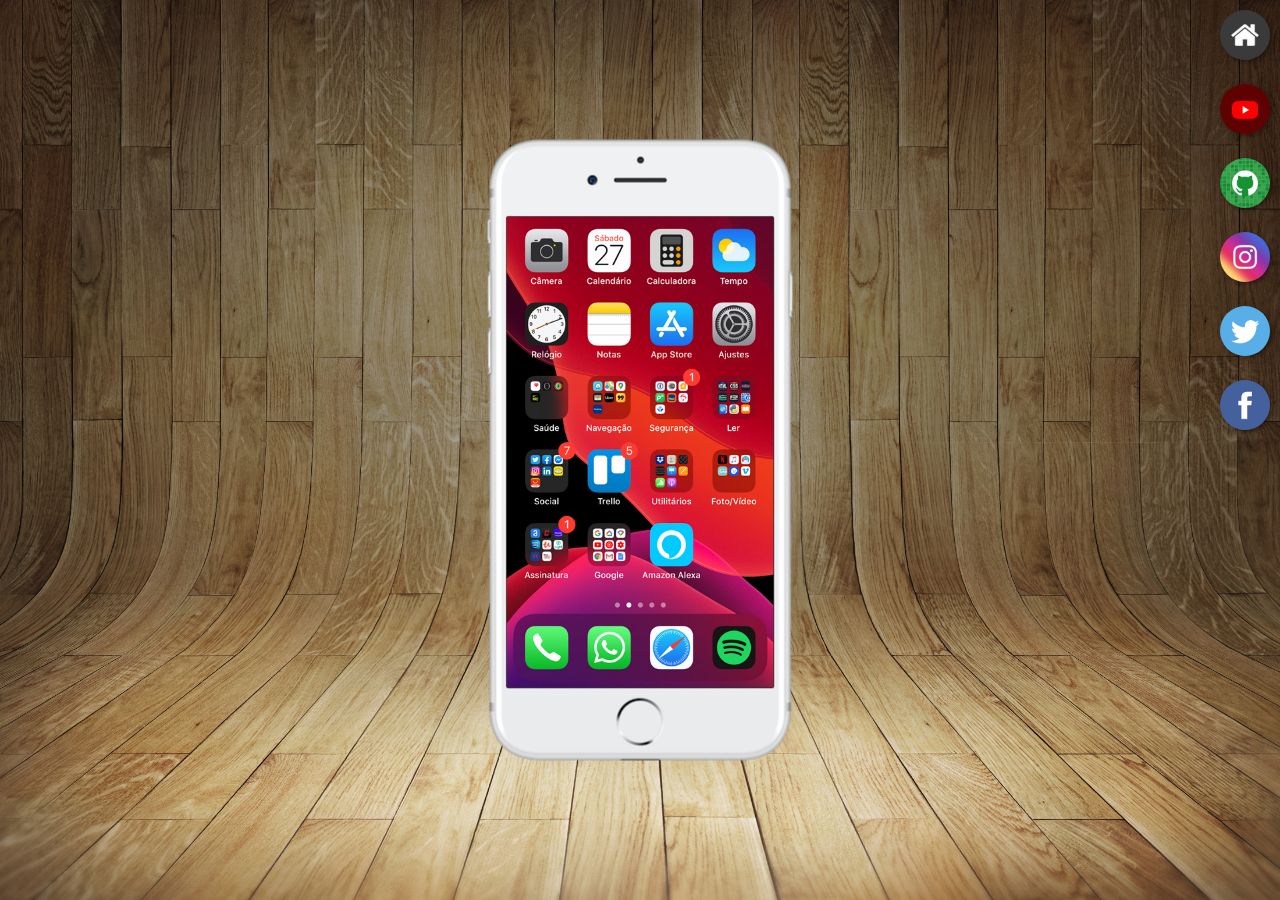
<file: index.html>
<!DOCTYPE html>
<html lang="pt-br">
<head>
    <meta charset="UTF-8">
    <meta name="viewport" content="width=device-width, initial-scale=1.0">
    <link rel="shortcut icon" href="favicon.ico" type="image/x-icon">
    <title>Projeto Redes Socias</title>
    <link rel="stylesheet" href="estilos/style.css">
</head>
<body>
    <main>
        <section id="telefone">
            <iframe src="home.html" frameborder="0" name="tela" id="tela">Seu Navegador não é compativel com isso.</iframe>
        </section>
        <section id="redes-sociais">
            <a href="home.html" target="tela"><img src="imagens/logo-home.jpg" alt="Home"></a><br> 
            <a href="youtube.html" target="tela"><img src="imagens/logo-youtube.jpg" alt="Youtube"></a><br>
            <a href="github.html" target="tela"><img src="imagens/logo-github.jpg" alt="GitHub"></a><br>
            <a href="instagram.html" target="tela"><img src="imagens/logo-instagram.jpg" alt="Instagram"></a><br>
            <a href="twitter.html" target="tela"><img src="imagens/logo-twitter.jpg" alt="Twitter"></a><br>
            <a href="facebook.html" target="tela"><img src="imagens/logo-facebook.jpg" alt="Facebook"></a>
        </section>
    </main>
</body>
</html>
</file>
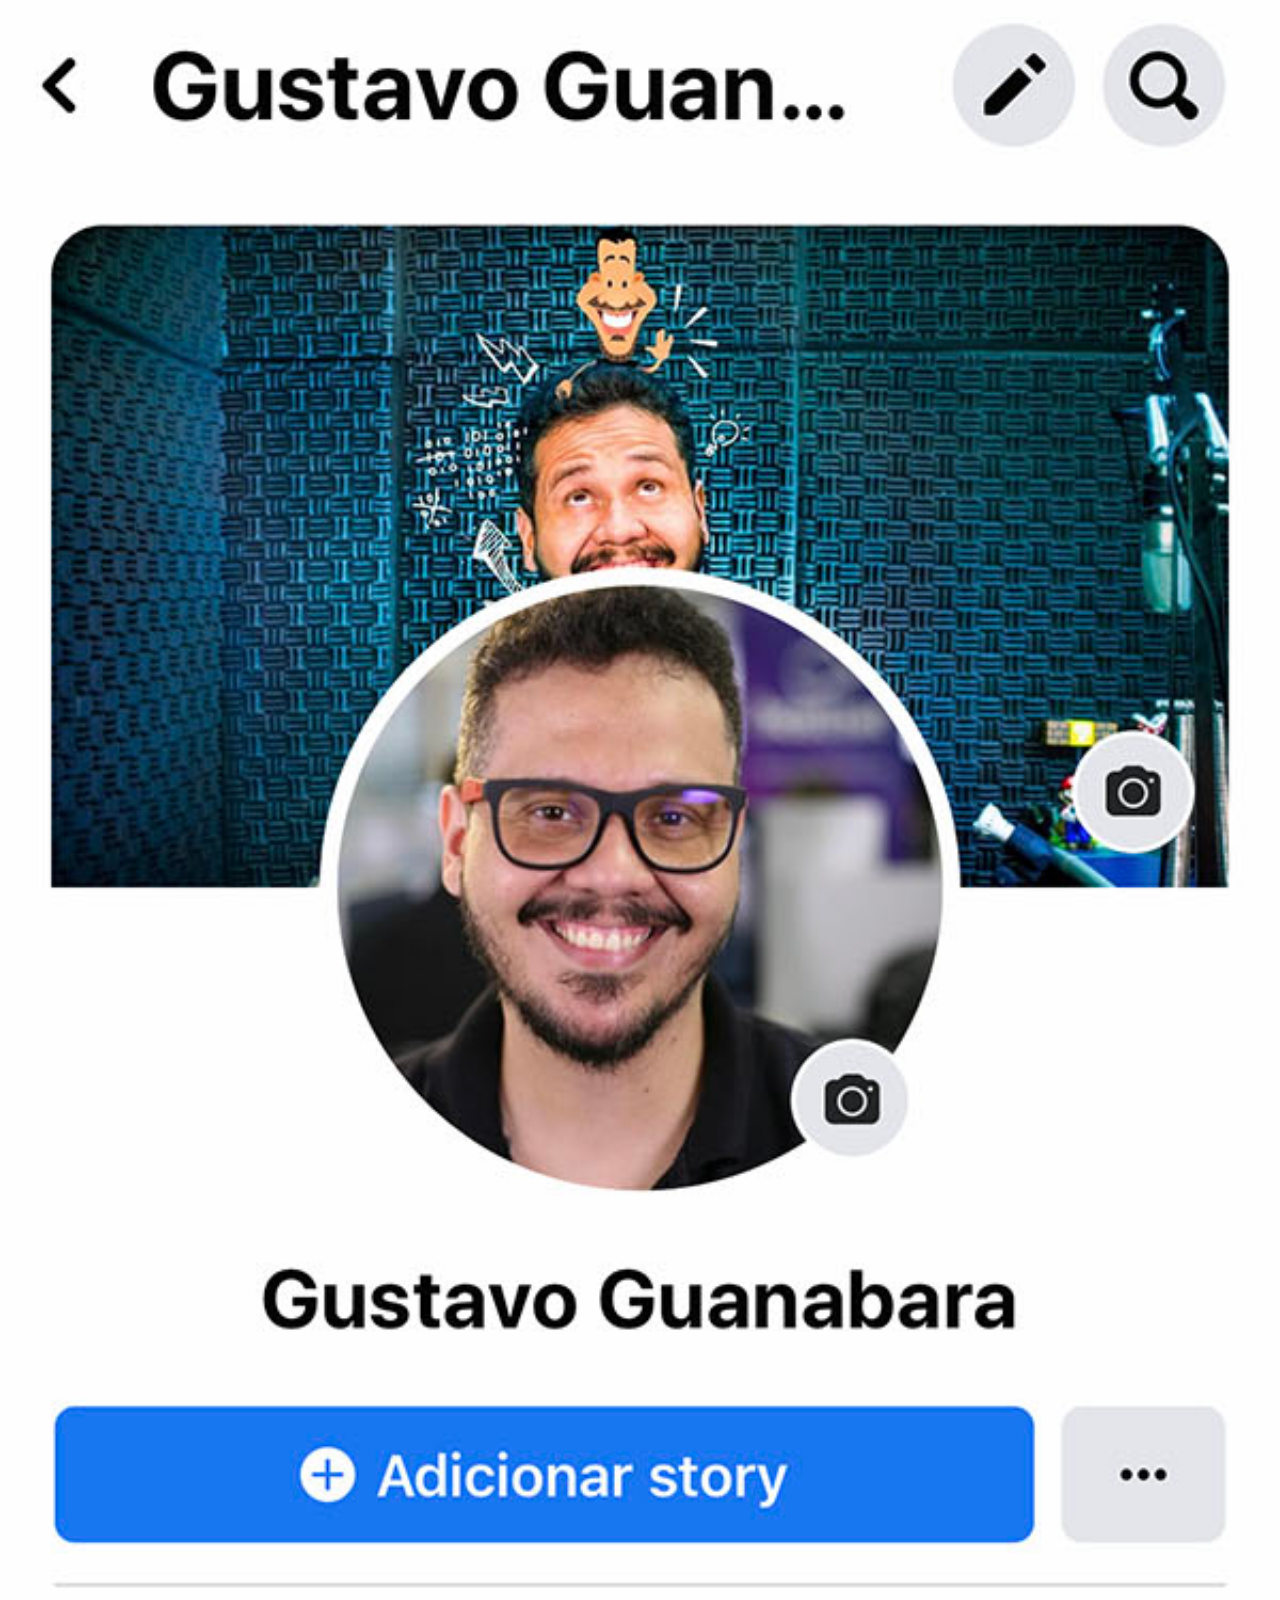
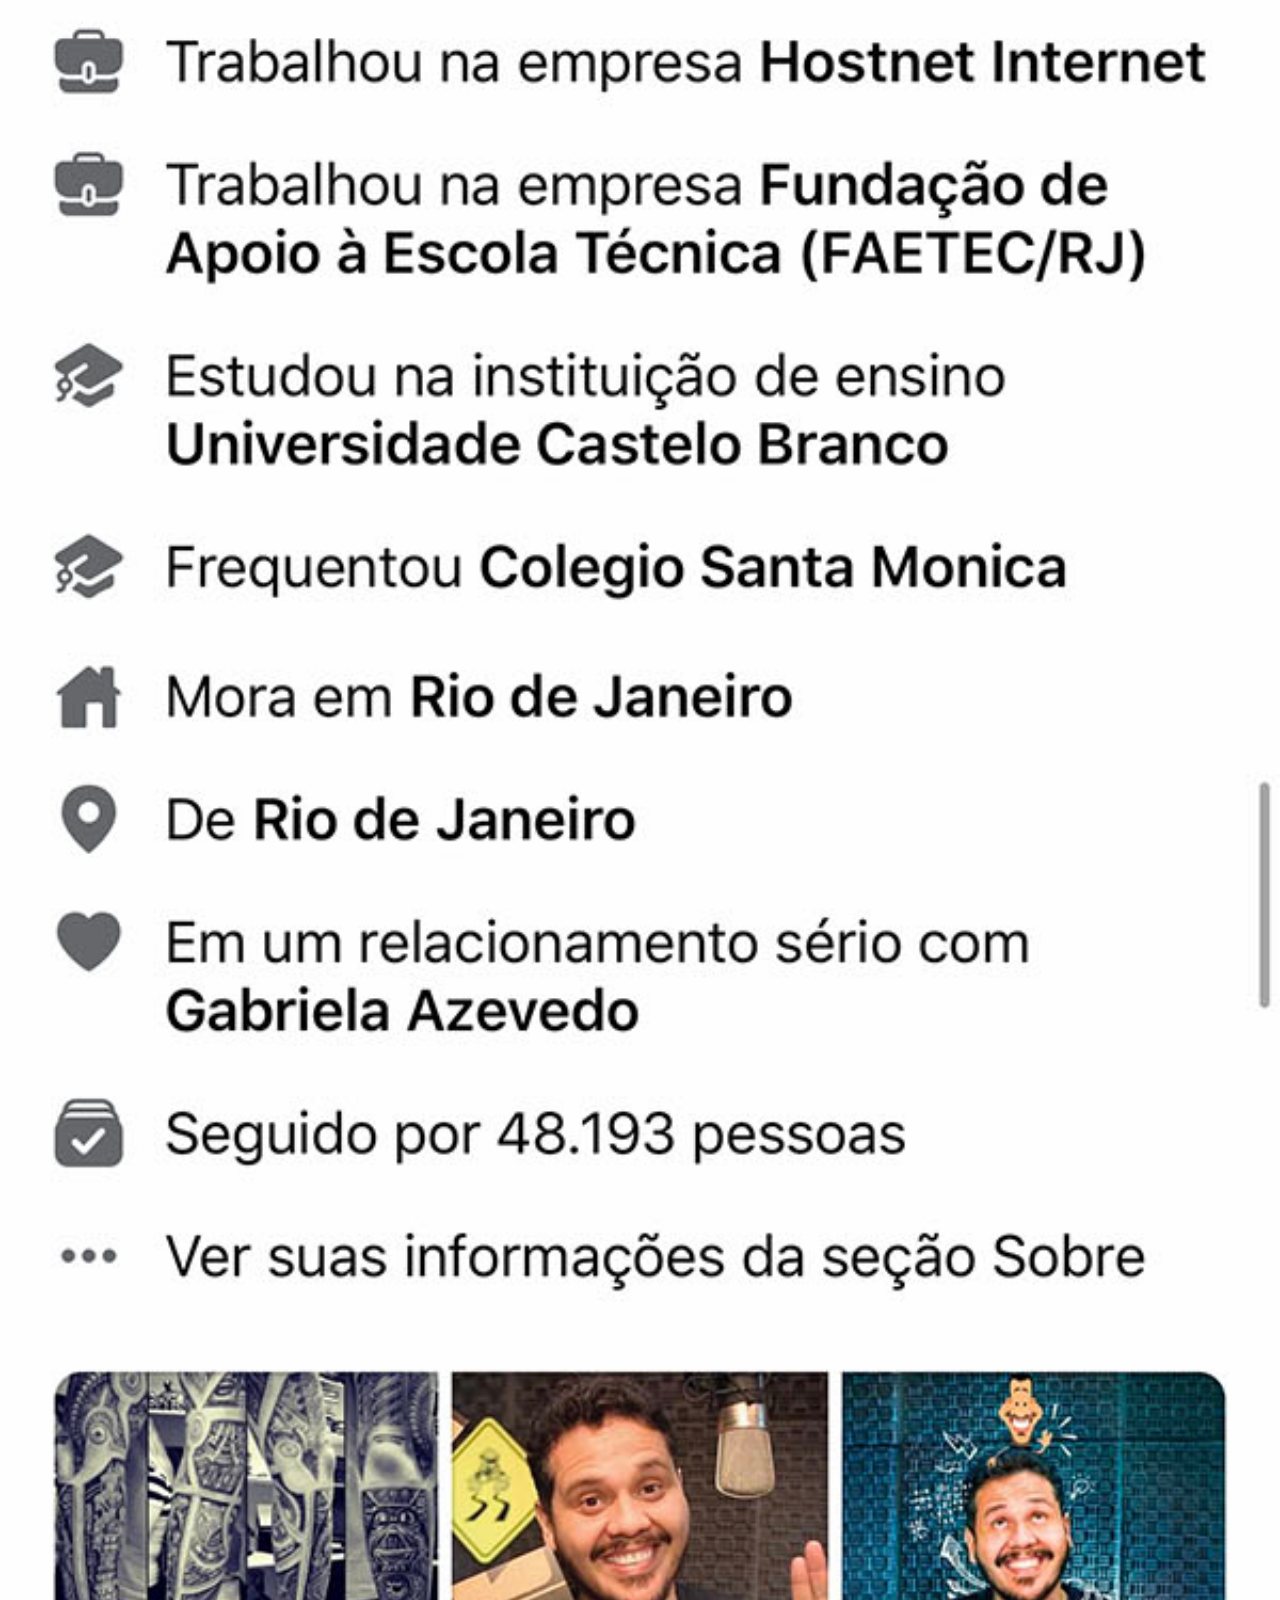
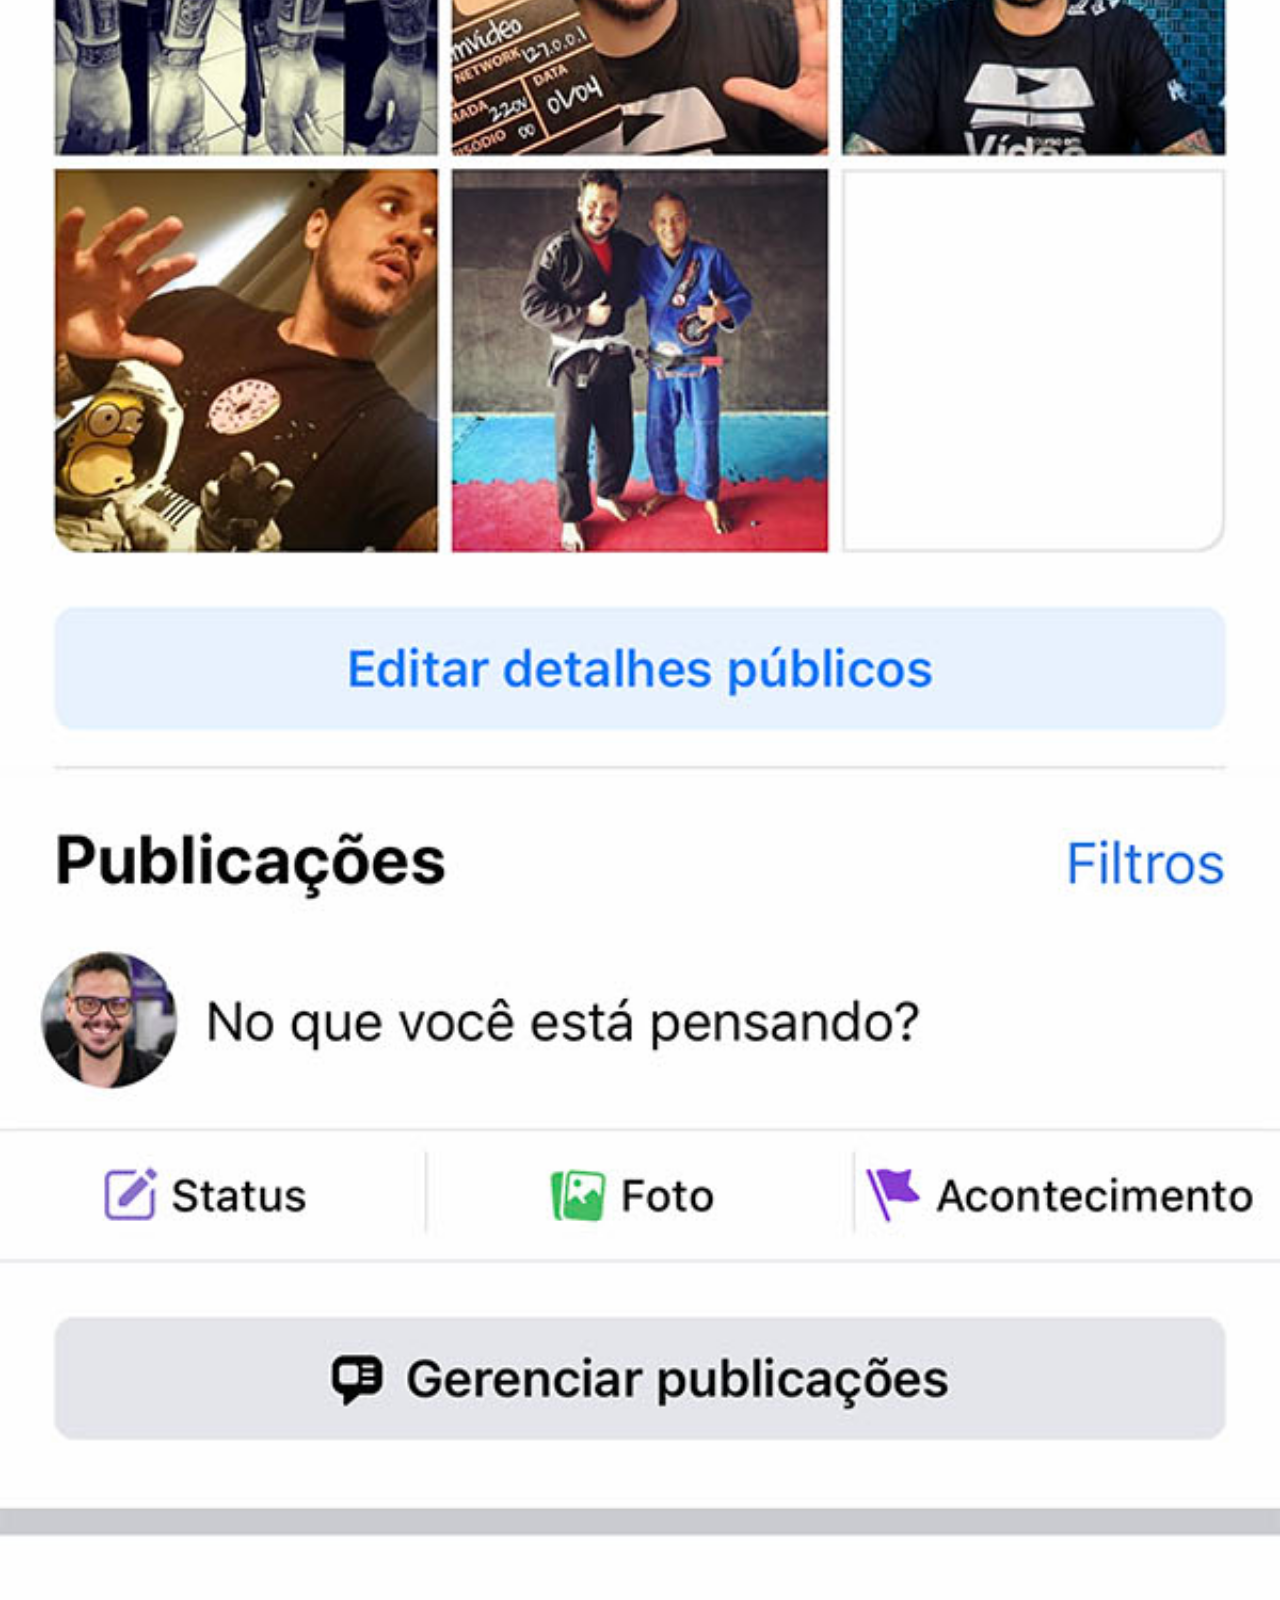
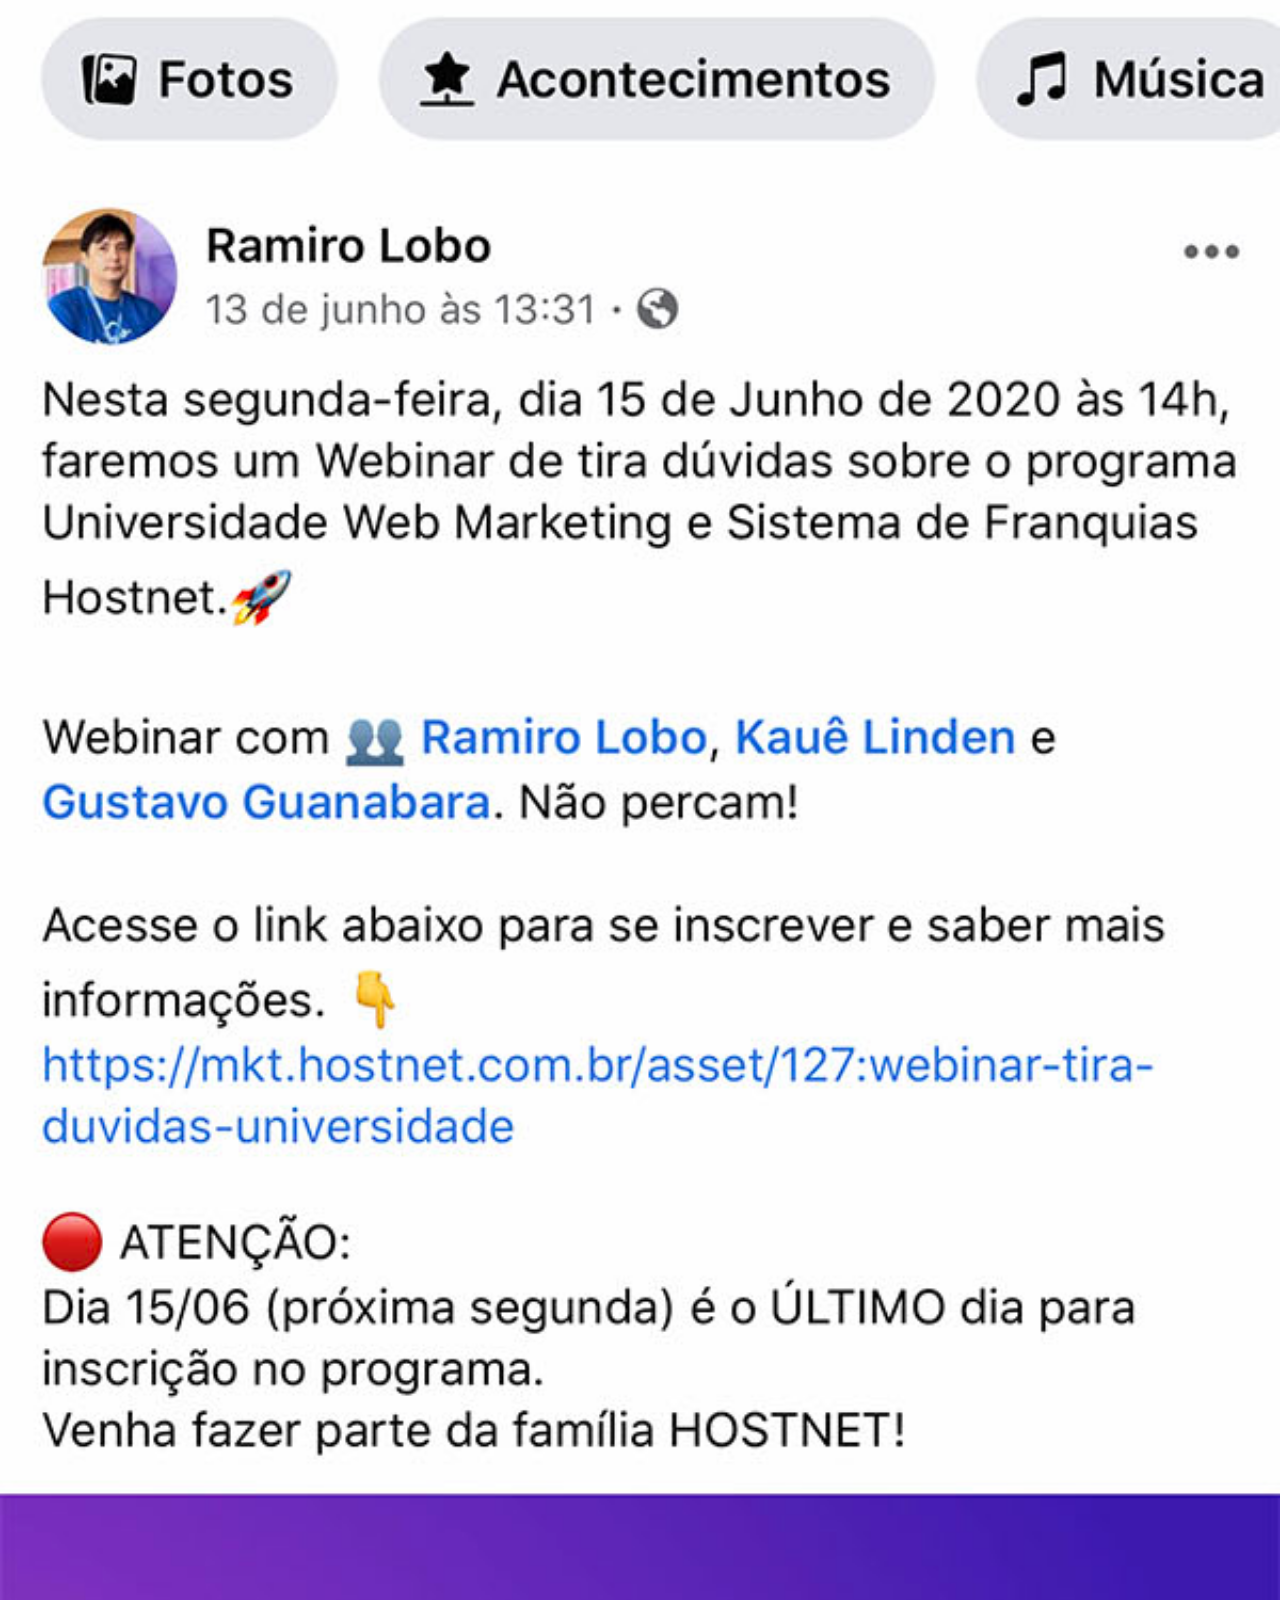
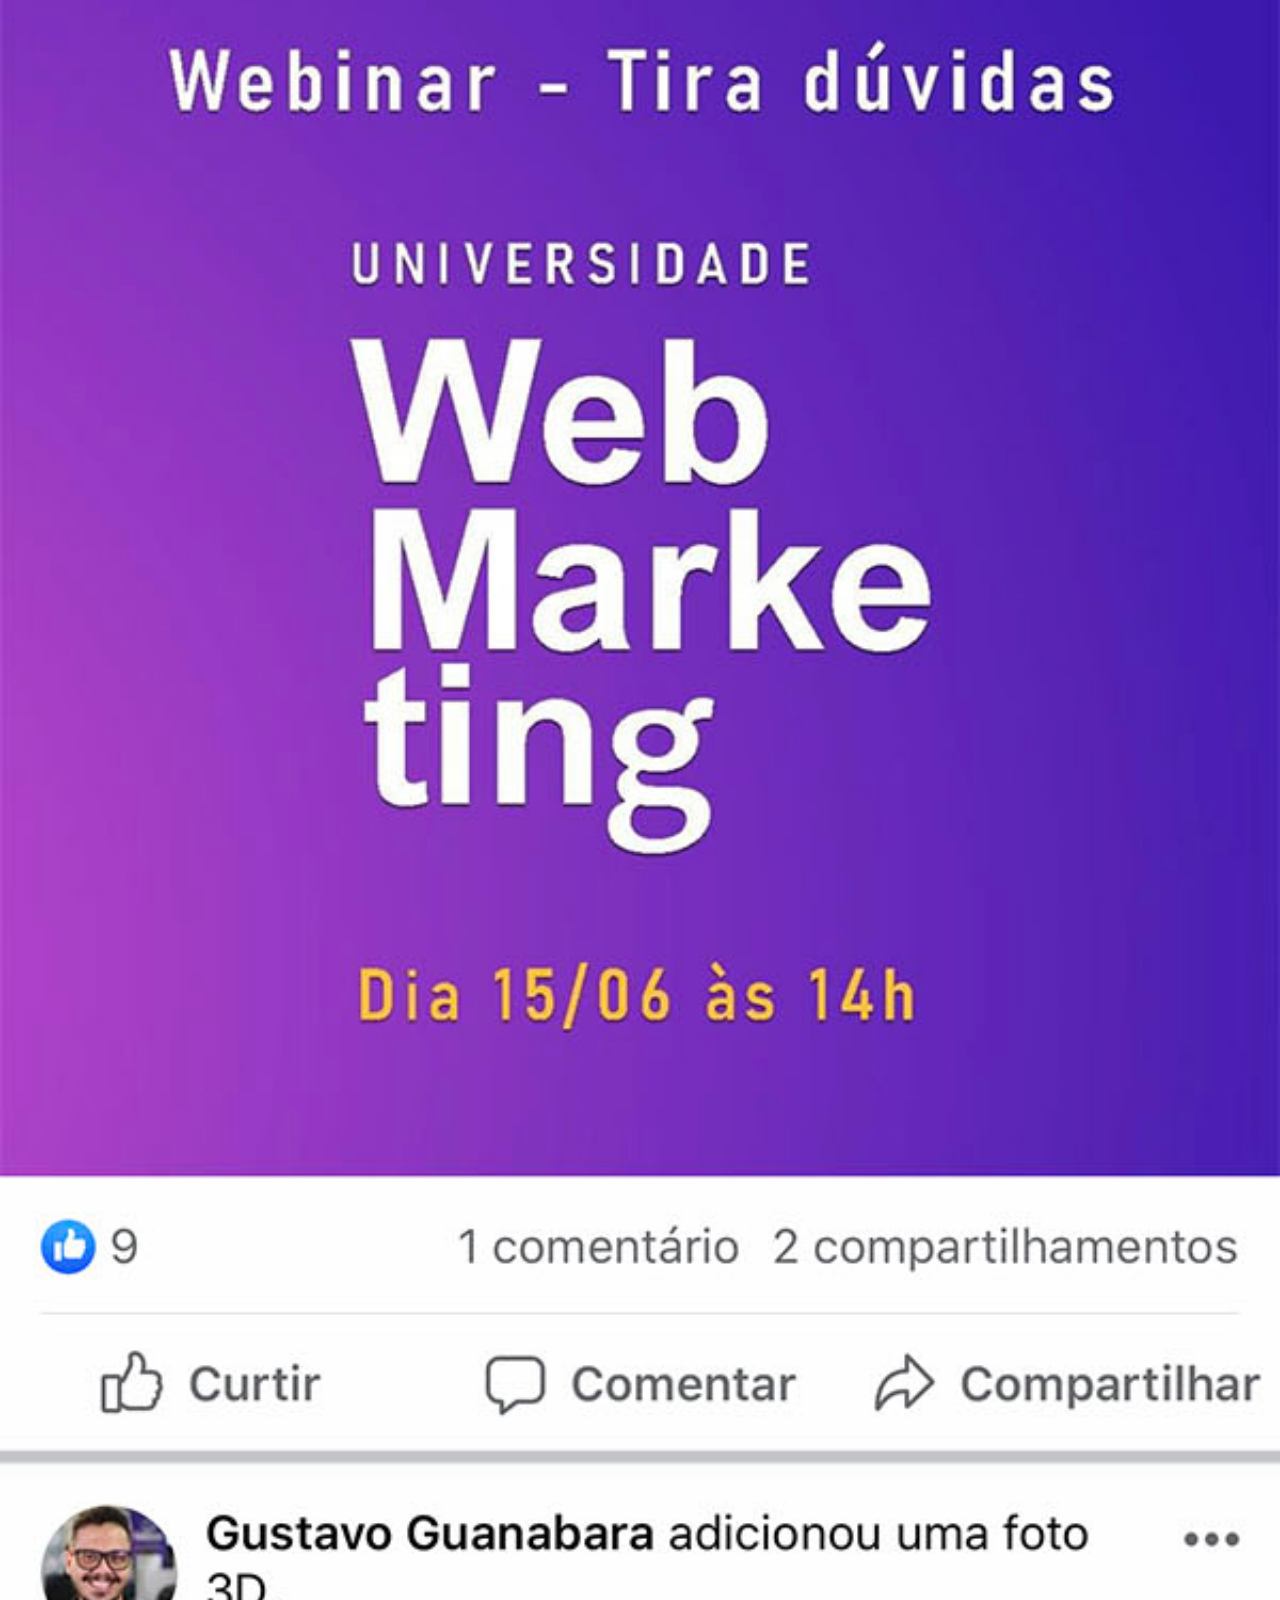
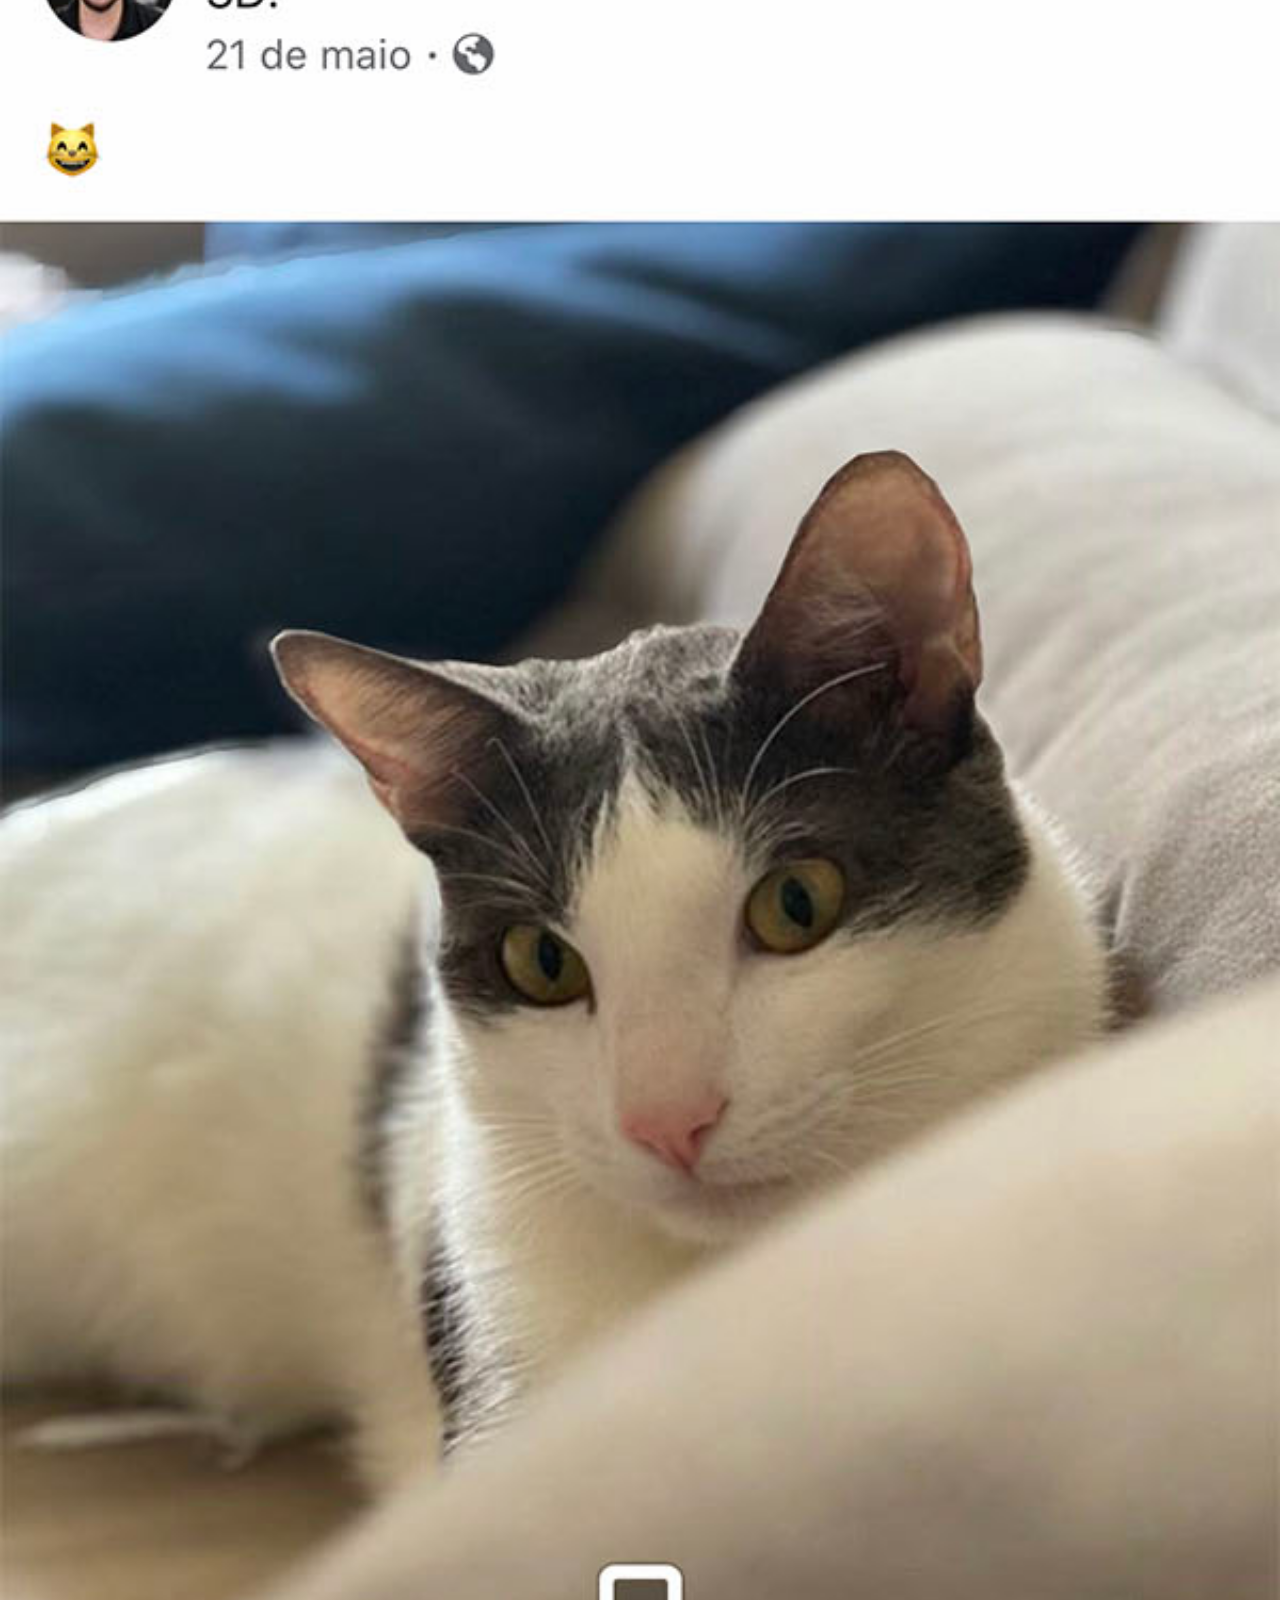
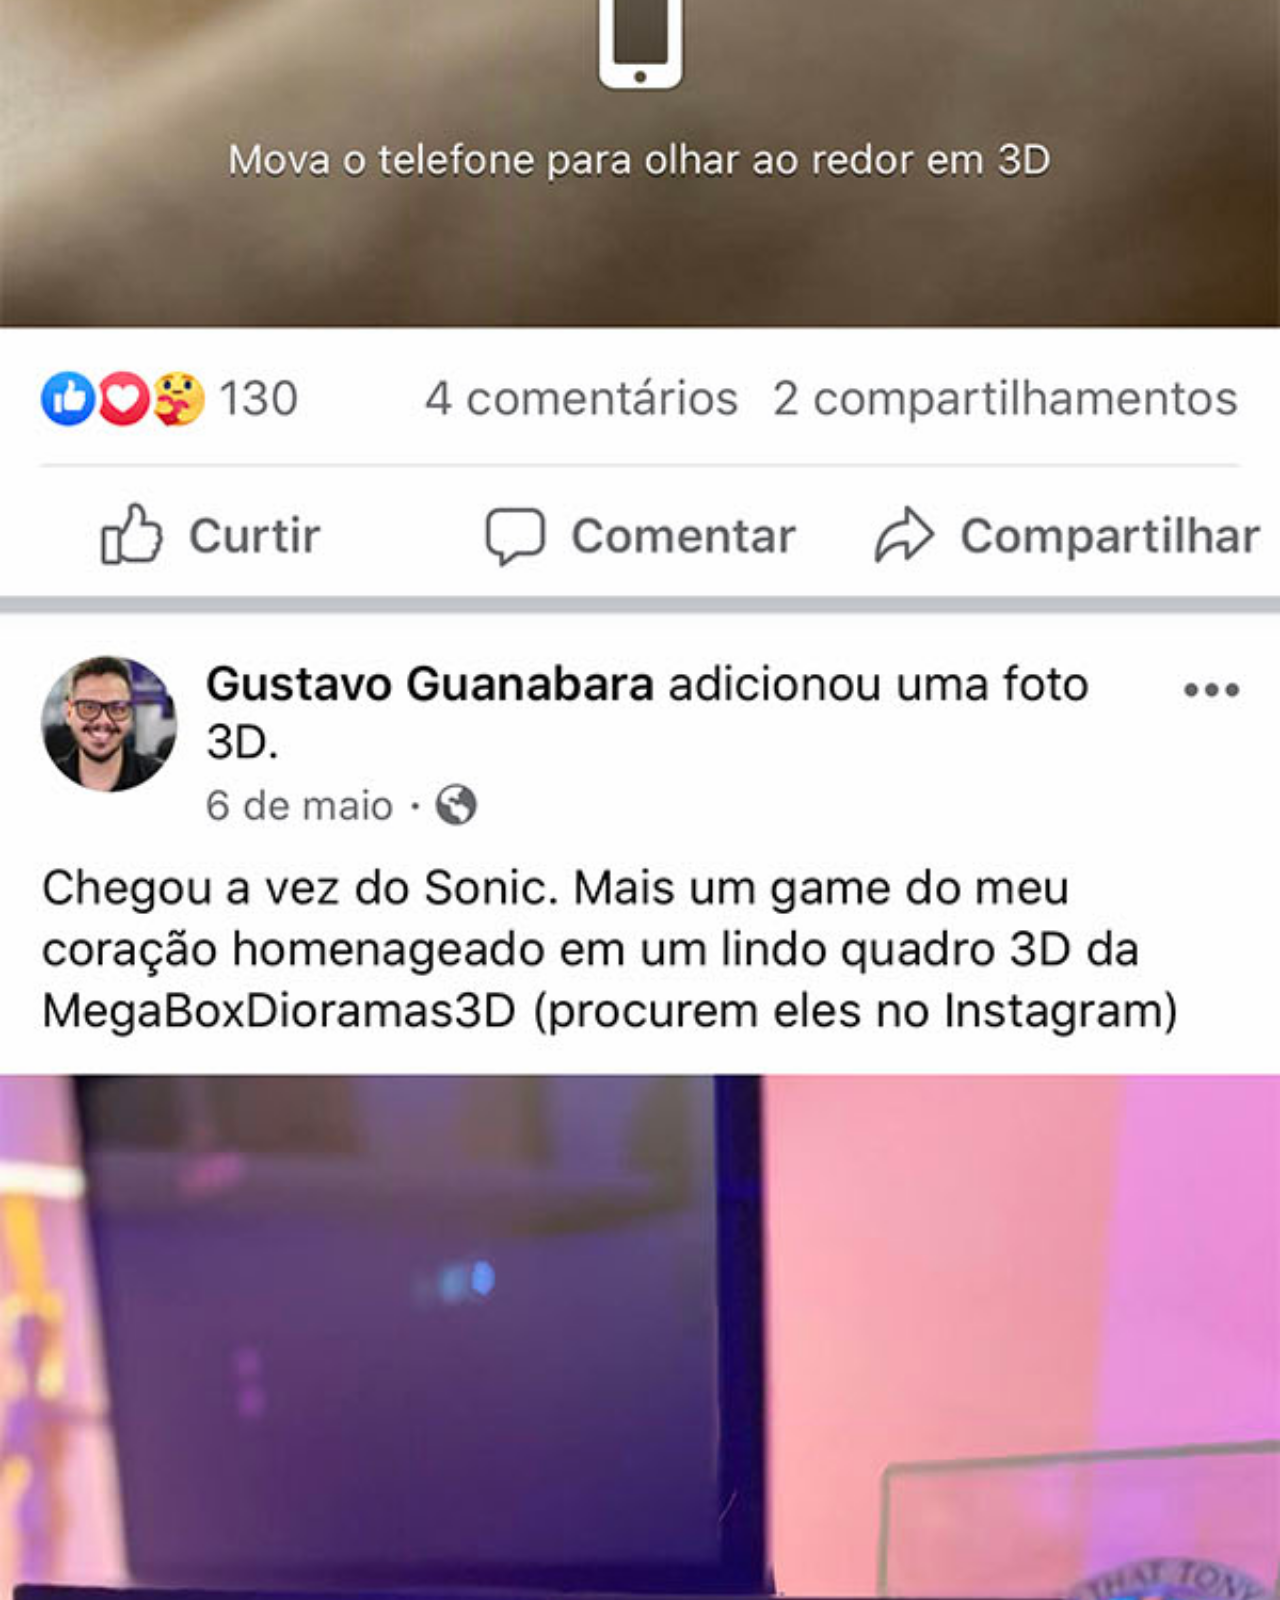
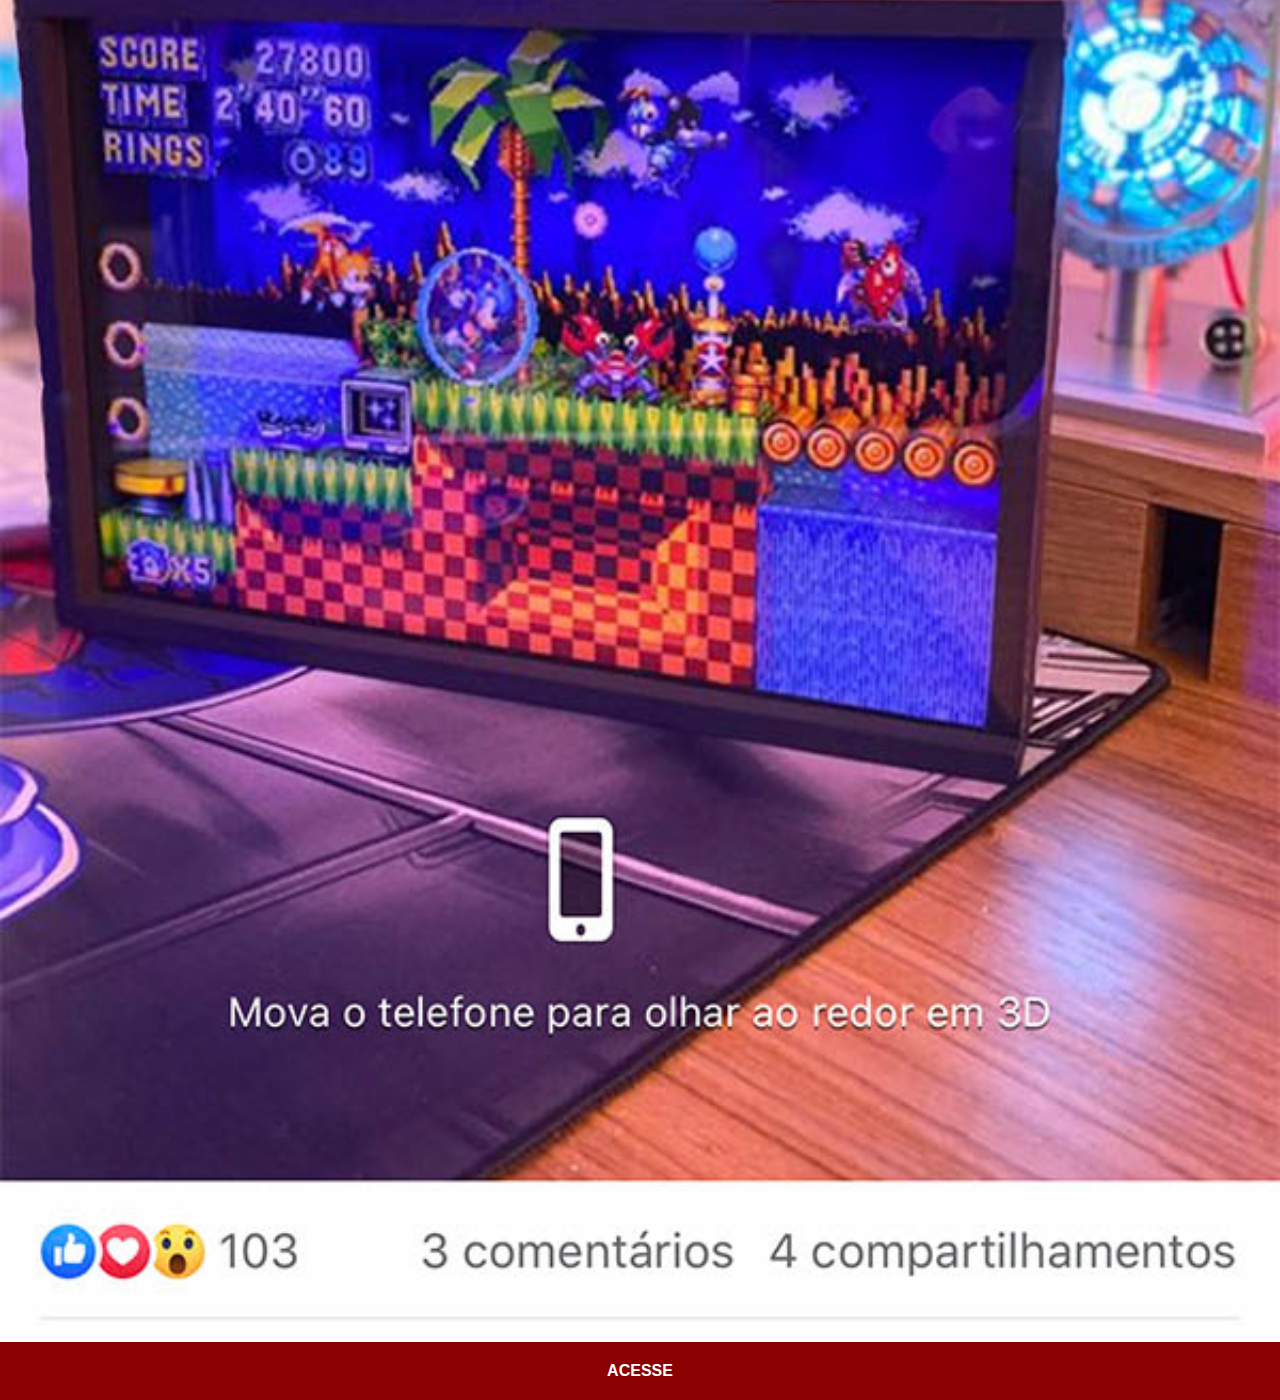
<file: facebook.html>
<!DOCTYPE html>
<html lang="pt-br">
<head>
    <meta charset="UTF-8">
    <meta name="viewport" content="width=device-width, initial-scale=1.0">
    <title>Facebook</title>
    <link rel="stylesheet" href="estilos/social.css">
</head>
<body>
    <img src="imagens/tela-facebook.jpg" alt="Facebook">
    <a href="https://www.facebook.com/gustavoguanabara/?locale=pt_BR" target="_blank" rel="external">ACESSE</a>
</body>
</html>
</file>
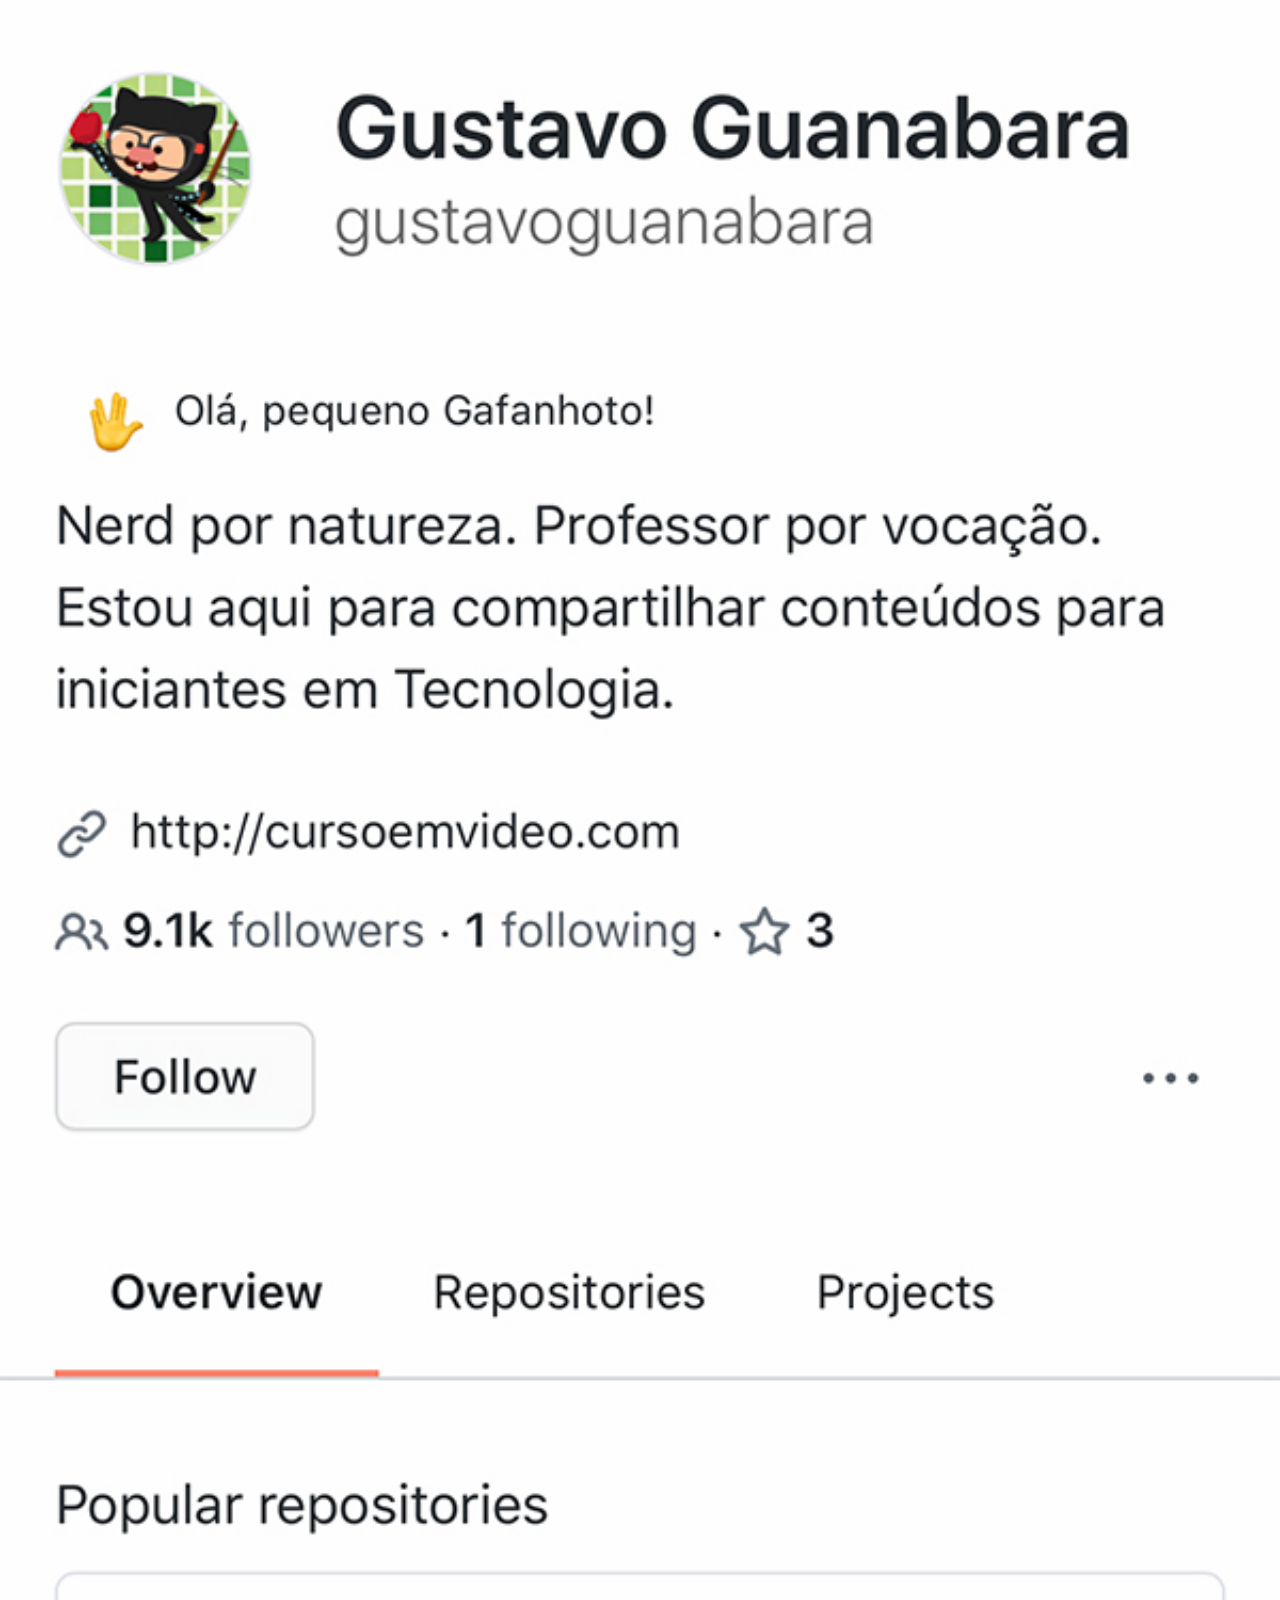
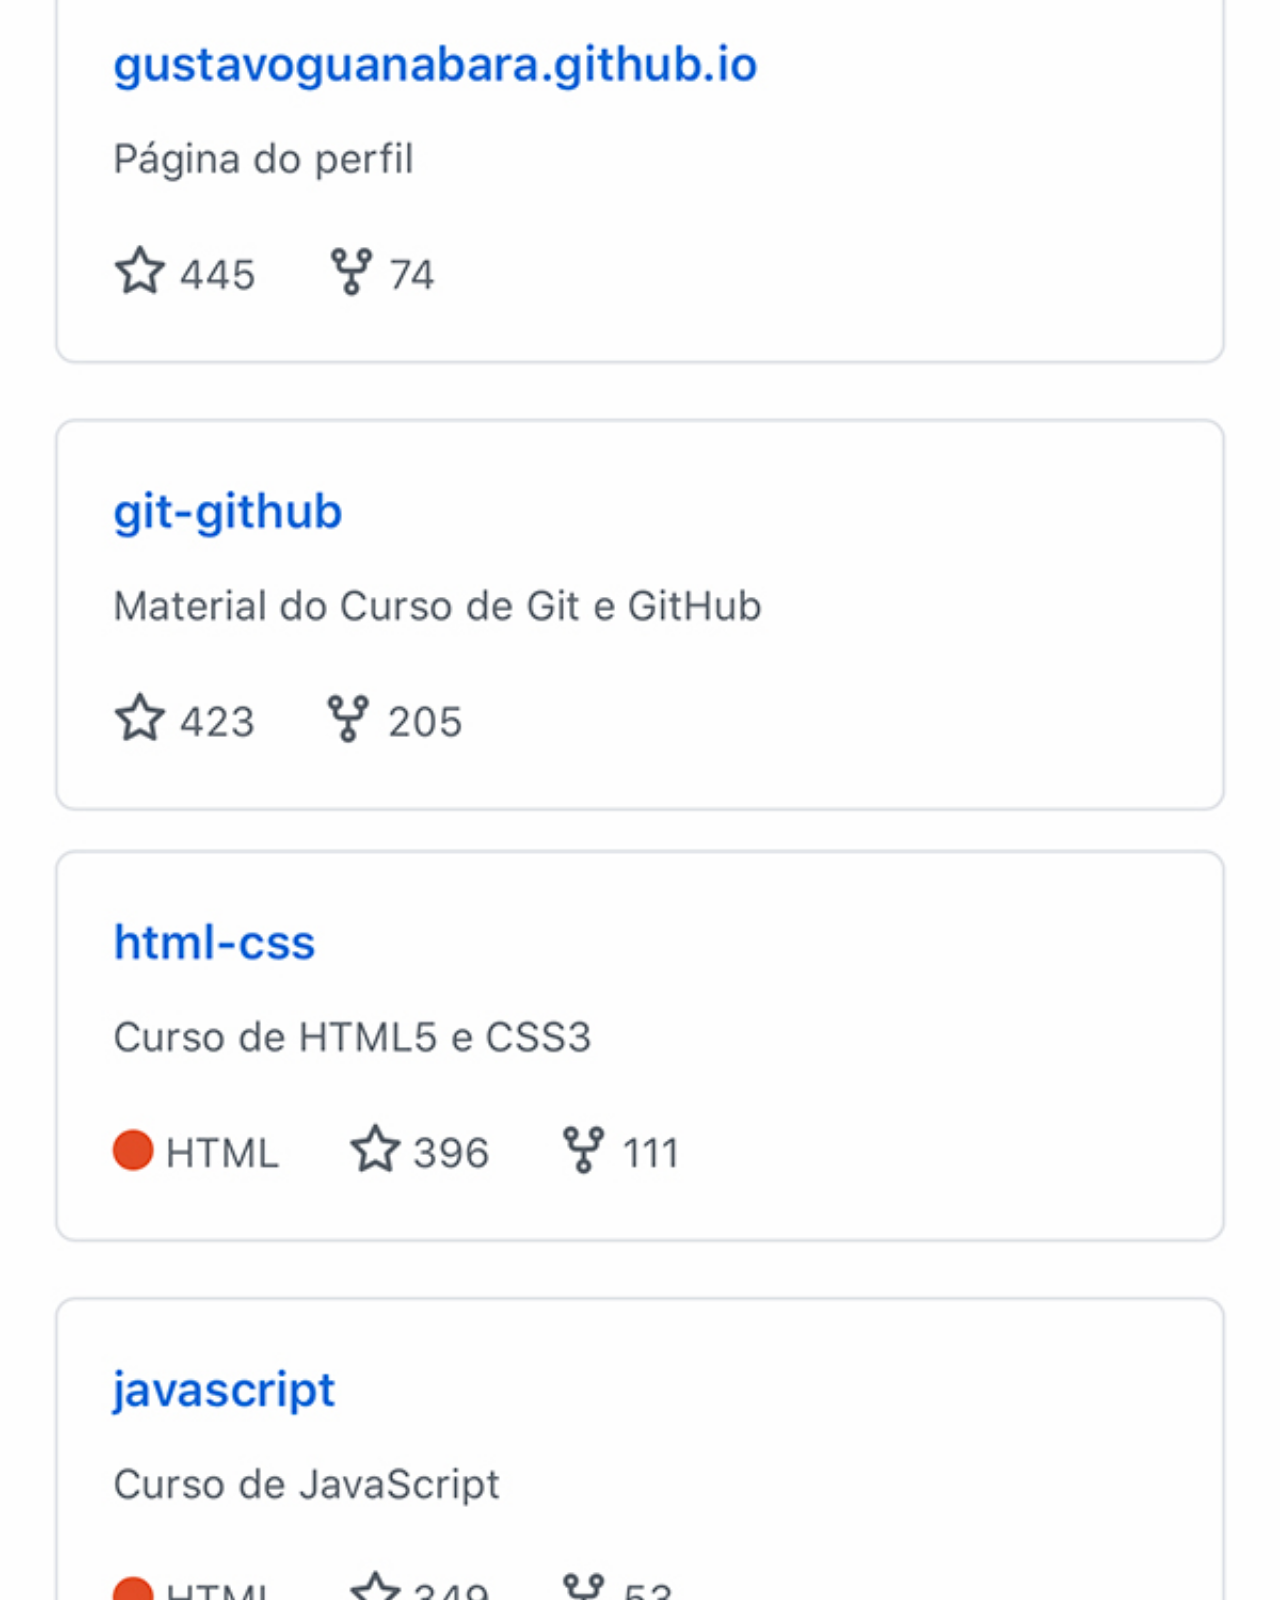
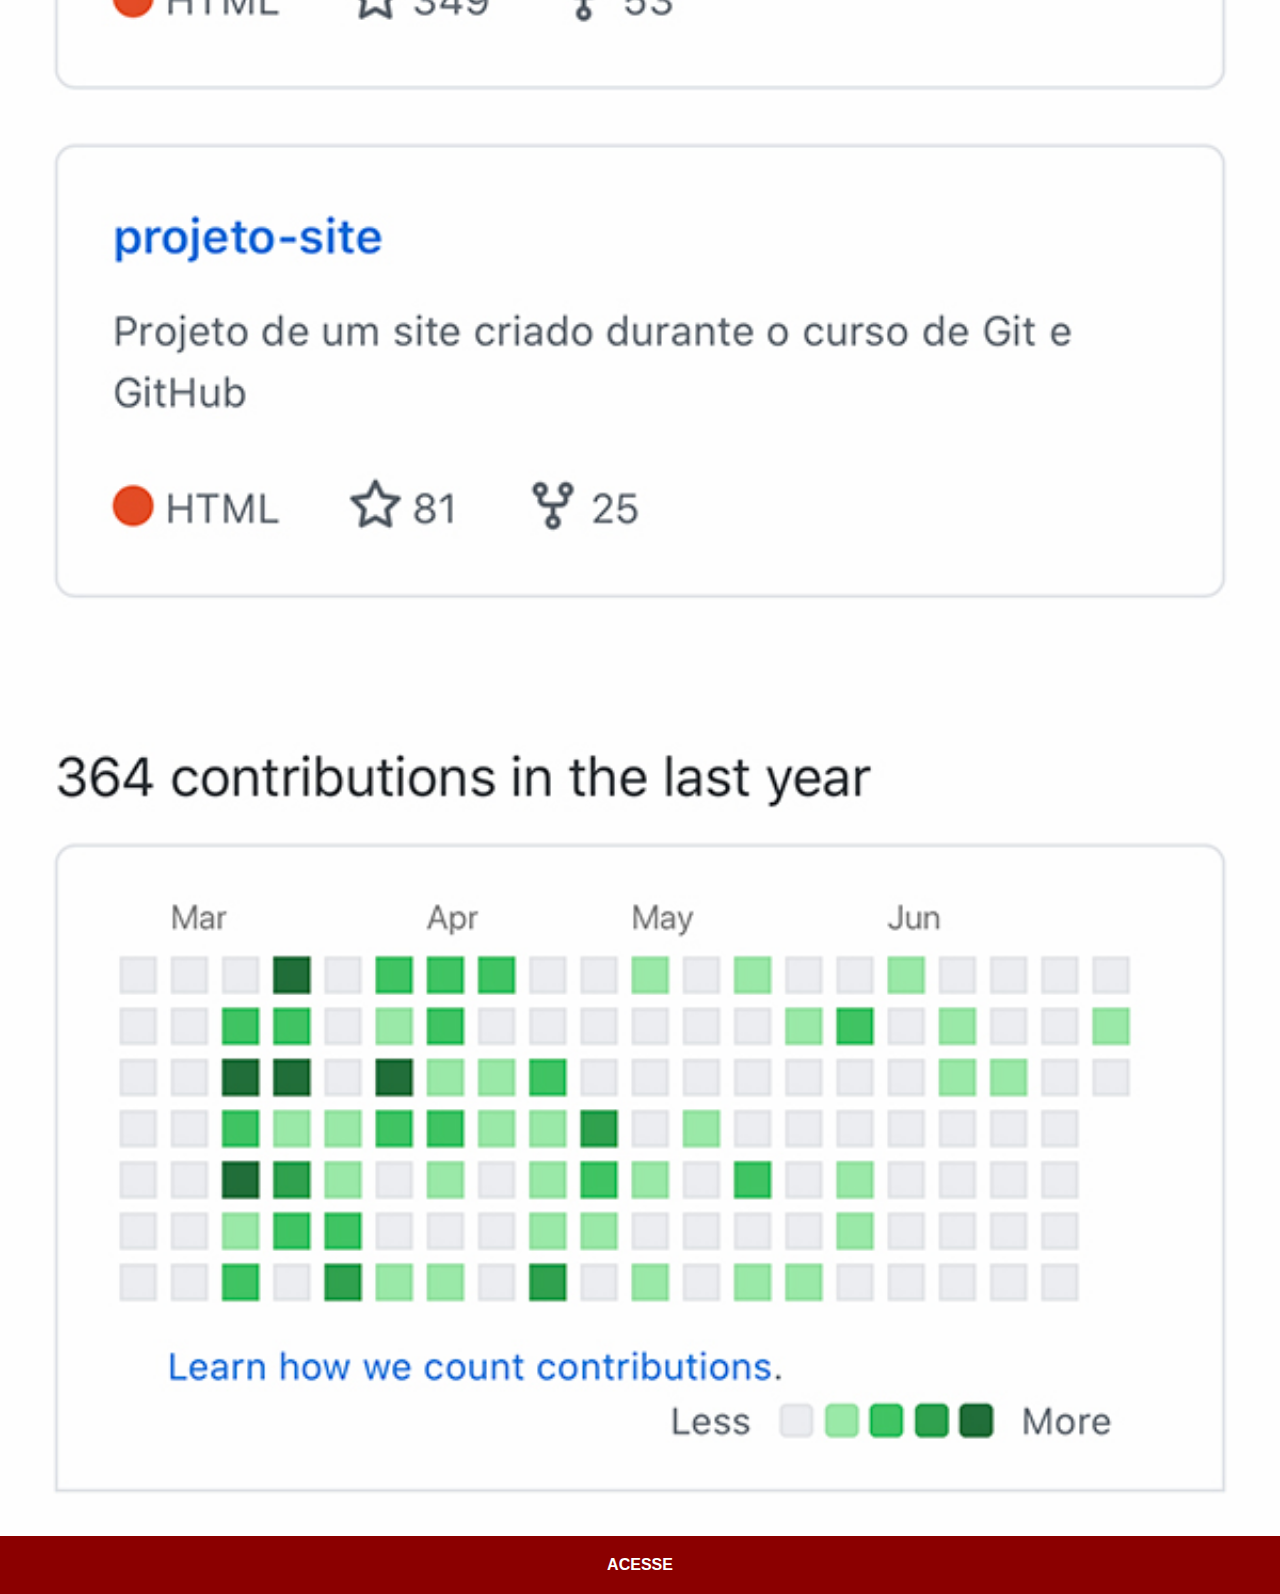
<file: github.html>
<!DOCTYPE html>
<html lang="pt-br">
<head>
    <meta charset="UTF-8">
    <meta name="viewport" content="width=device-width, initial-scale=1.0">
    <title>GitHub</title>
    <link rel="stylesheet" href="estilos/social.css">
</head>
<body>
    <img src="imagens/tela-github.jpg" alt="GitHub">
    <a href="https://github.com/gustavoguanabara" target="_blank" rel="external">ACESSE</a>
</body>
</html>
</file>
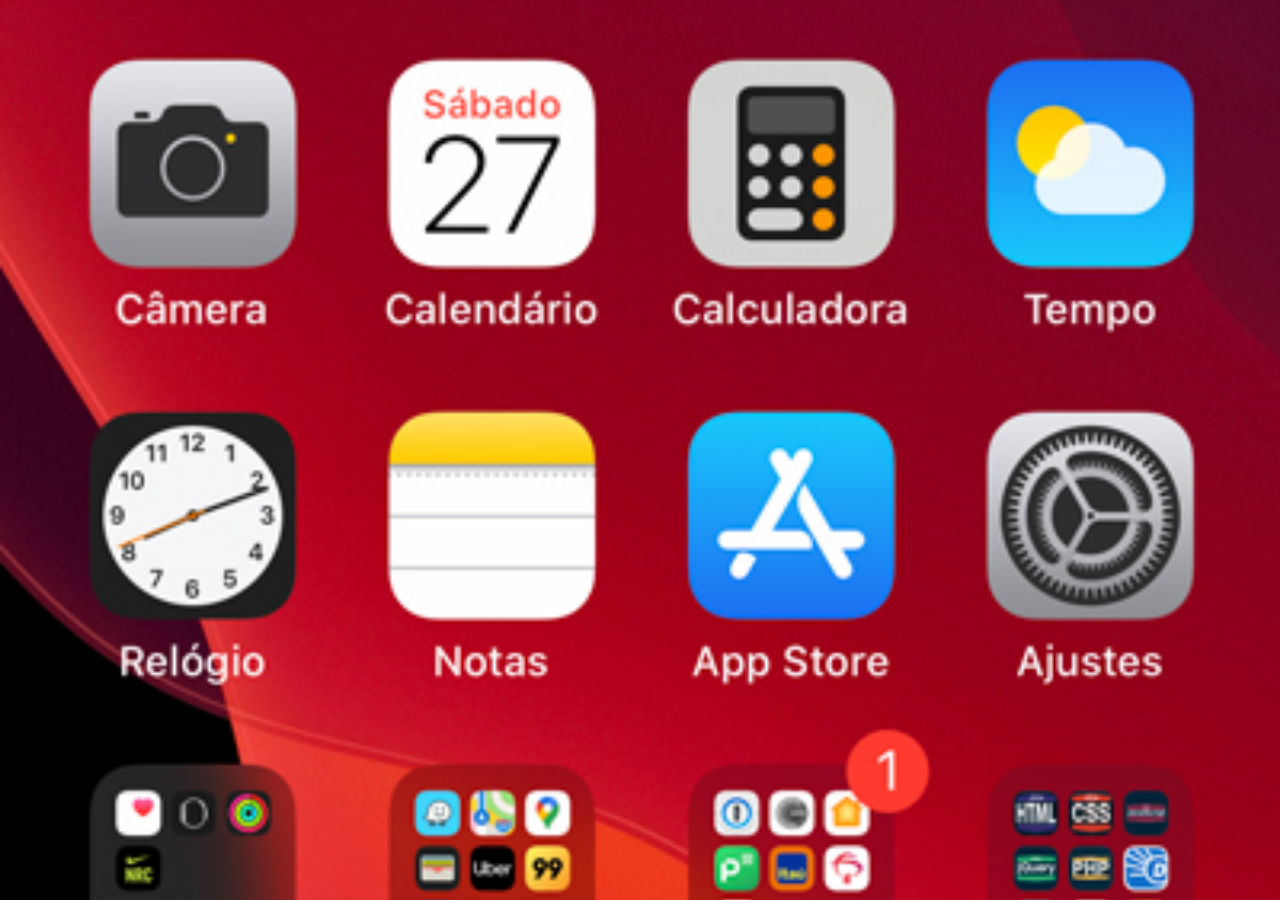
<file: home.html>
<!DOCTYPE html>
<html lang="pt-br">
<head>
    <meta charset="UTF-8">
    <meta name="viewport" content="width=device-width, initial-scale=1.0">
    <title>Home</title>
</head>
<style>
    * {
        margin: 0;
        padding: 0;
    }

    body {
        width: 100vw;
        height: 100vh;
        background: black url('imagens/tela-home.jpg') no-repeat top center;
        background-size: cover;
    }
</style>
<body>
    
</body>
</html>
</file>
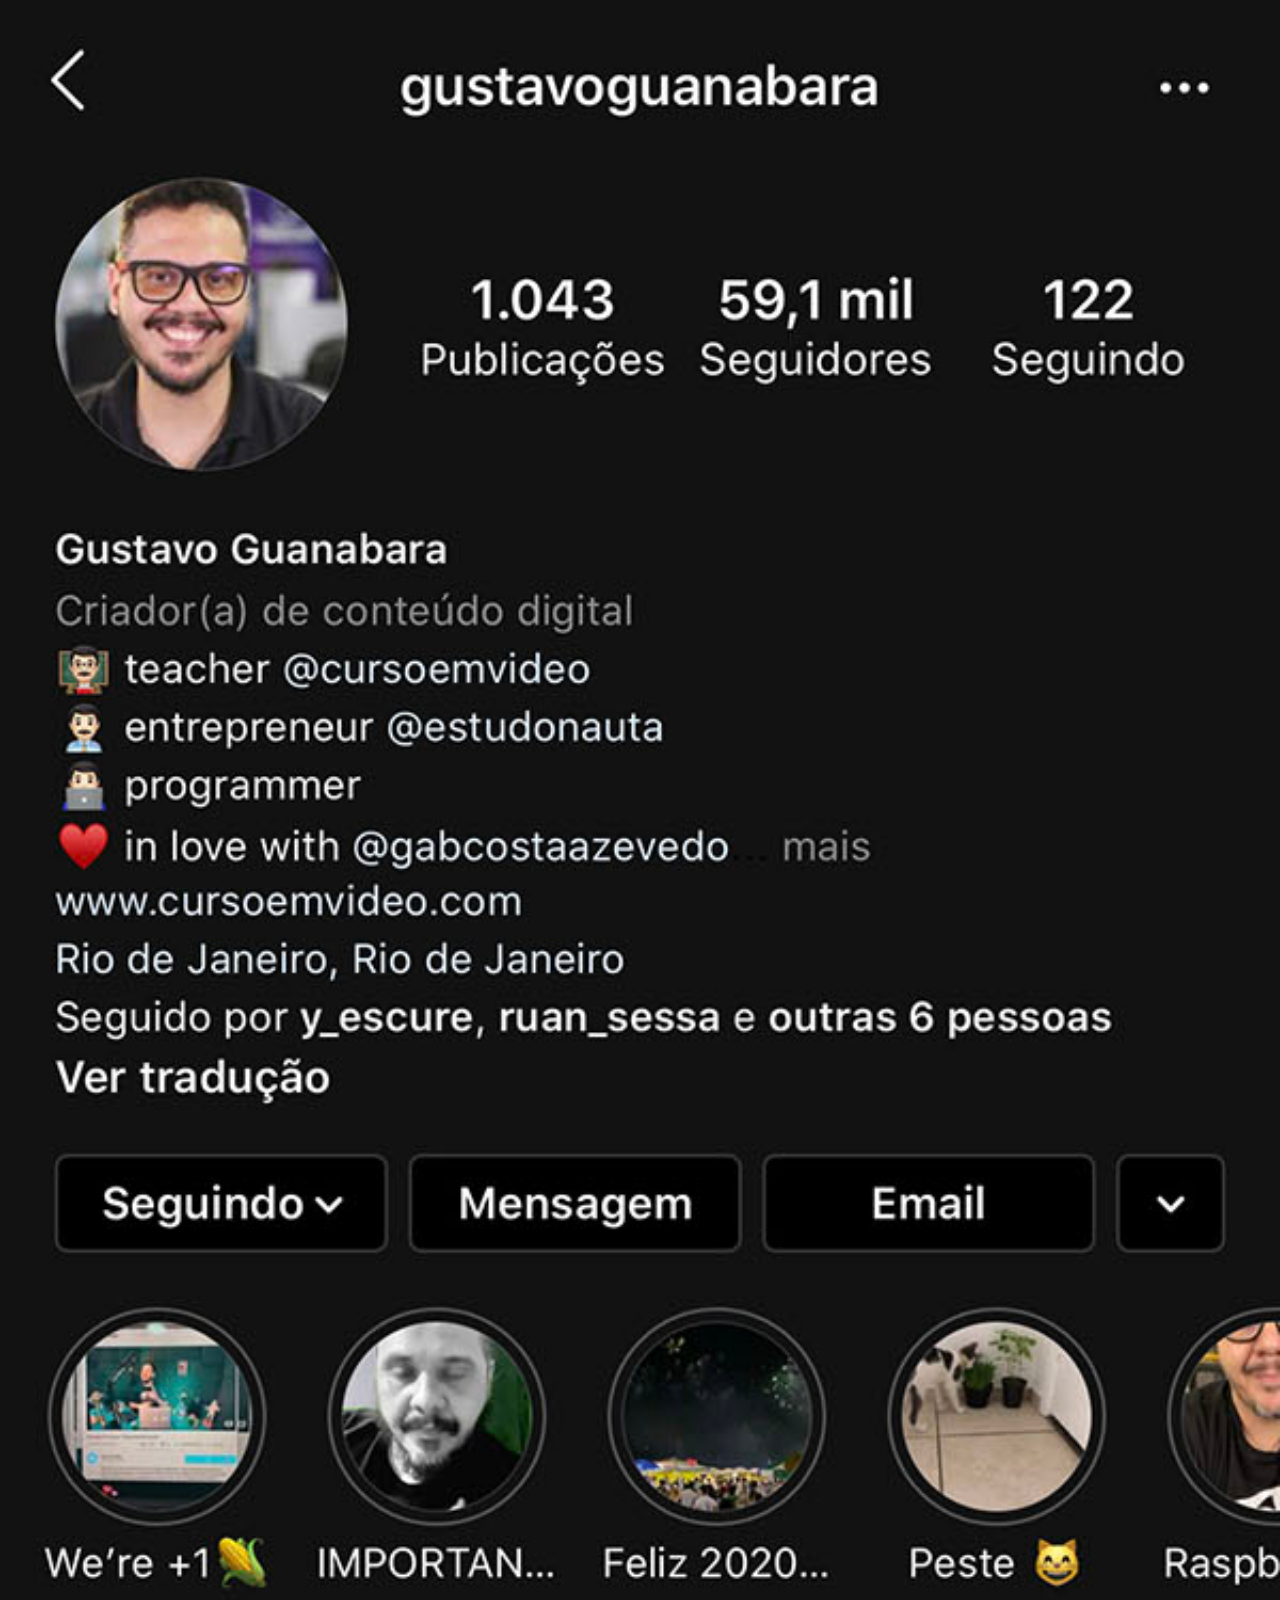
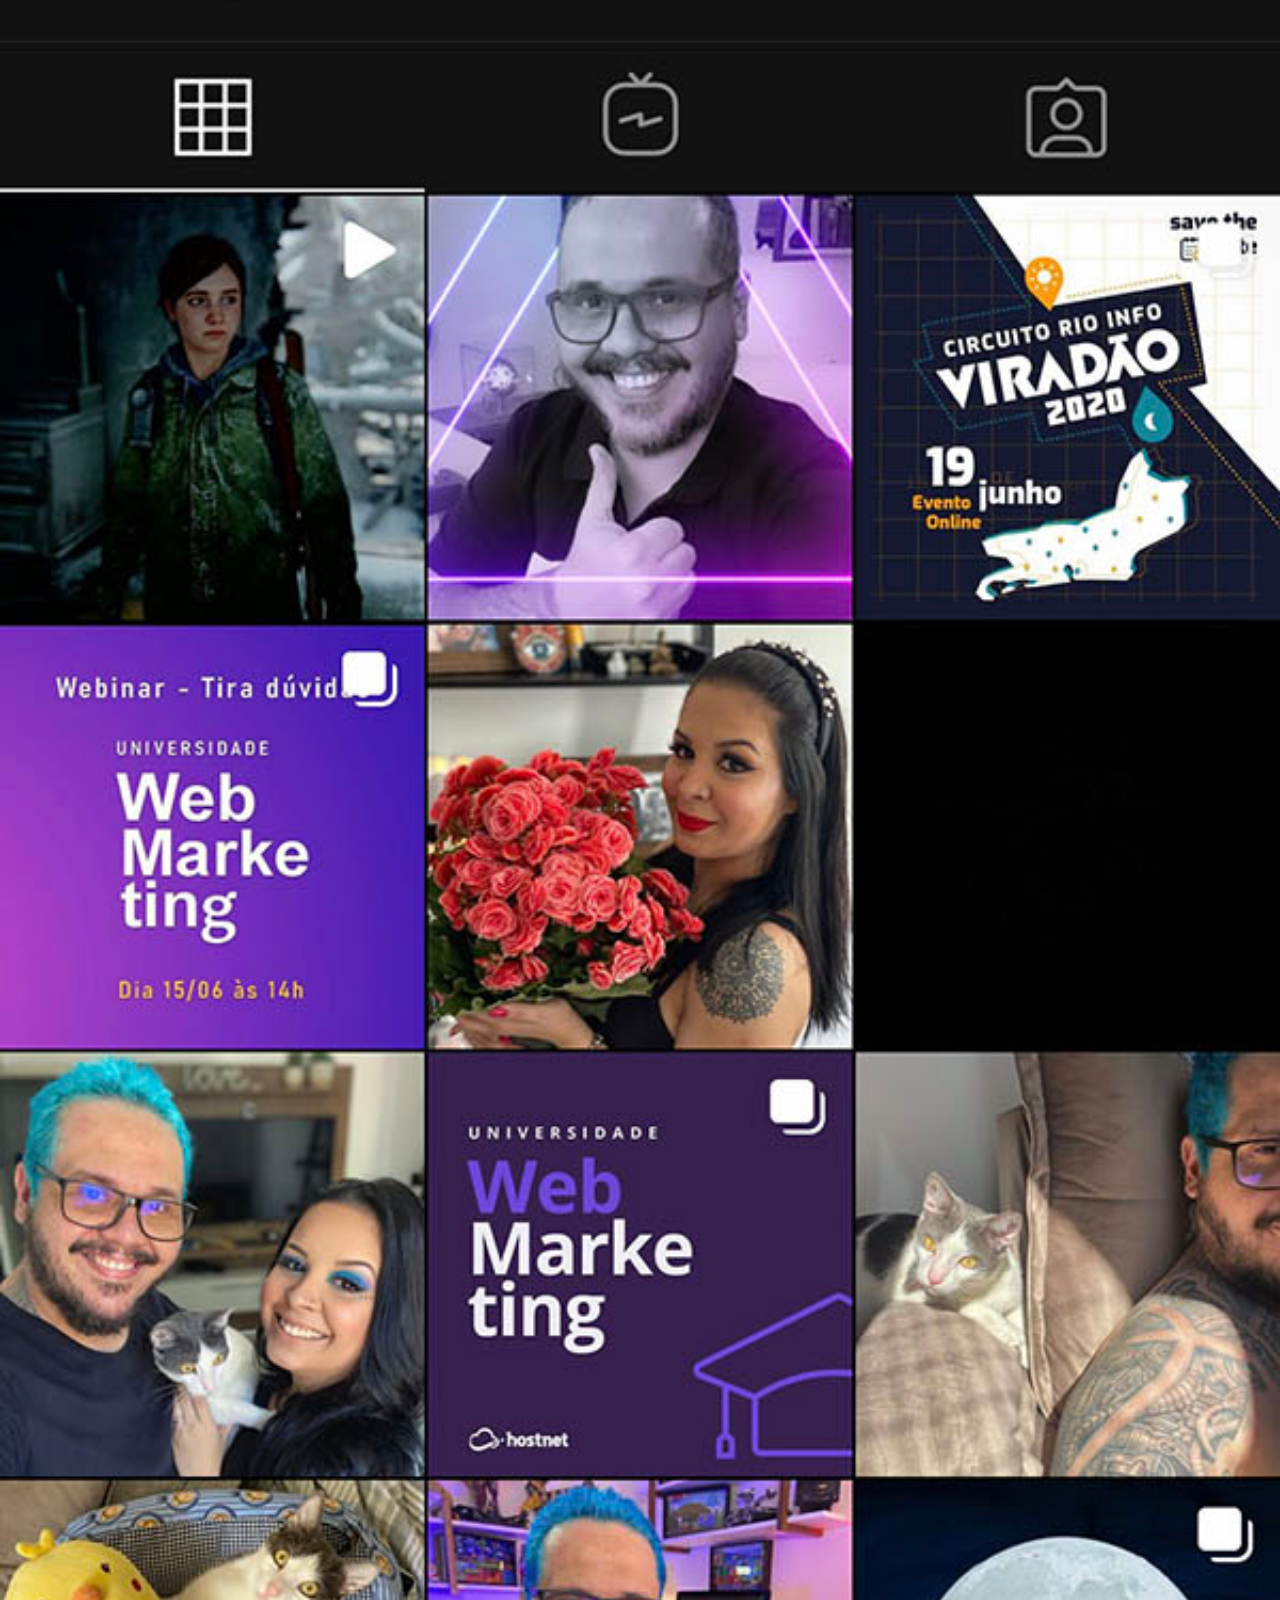
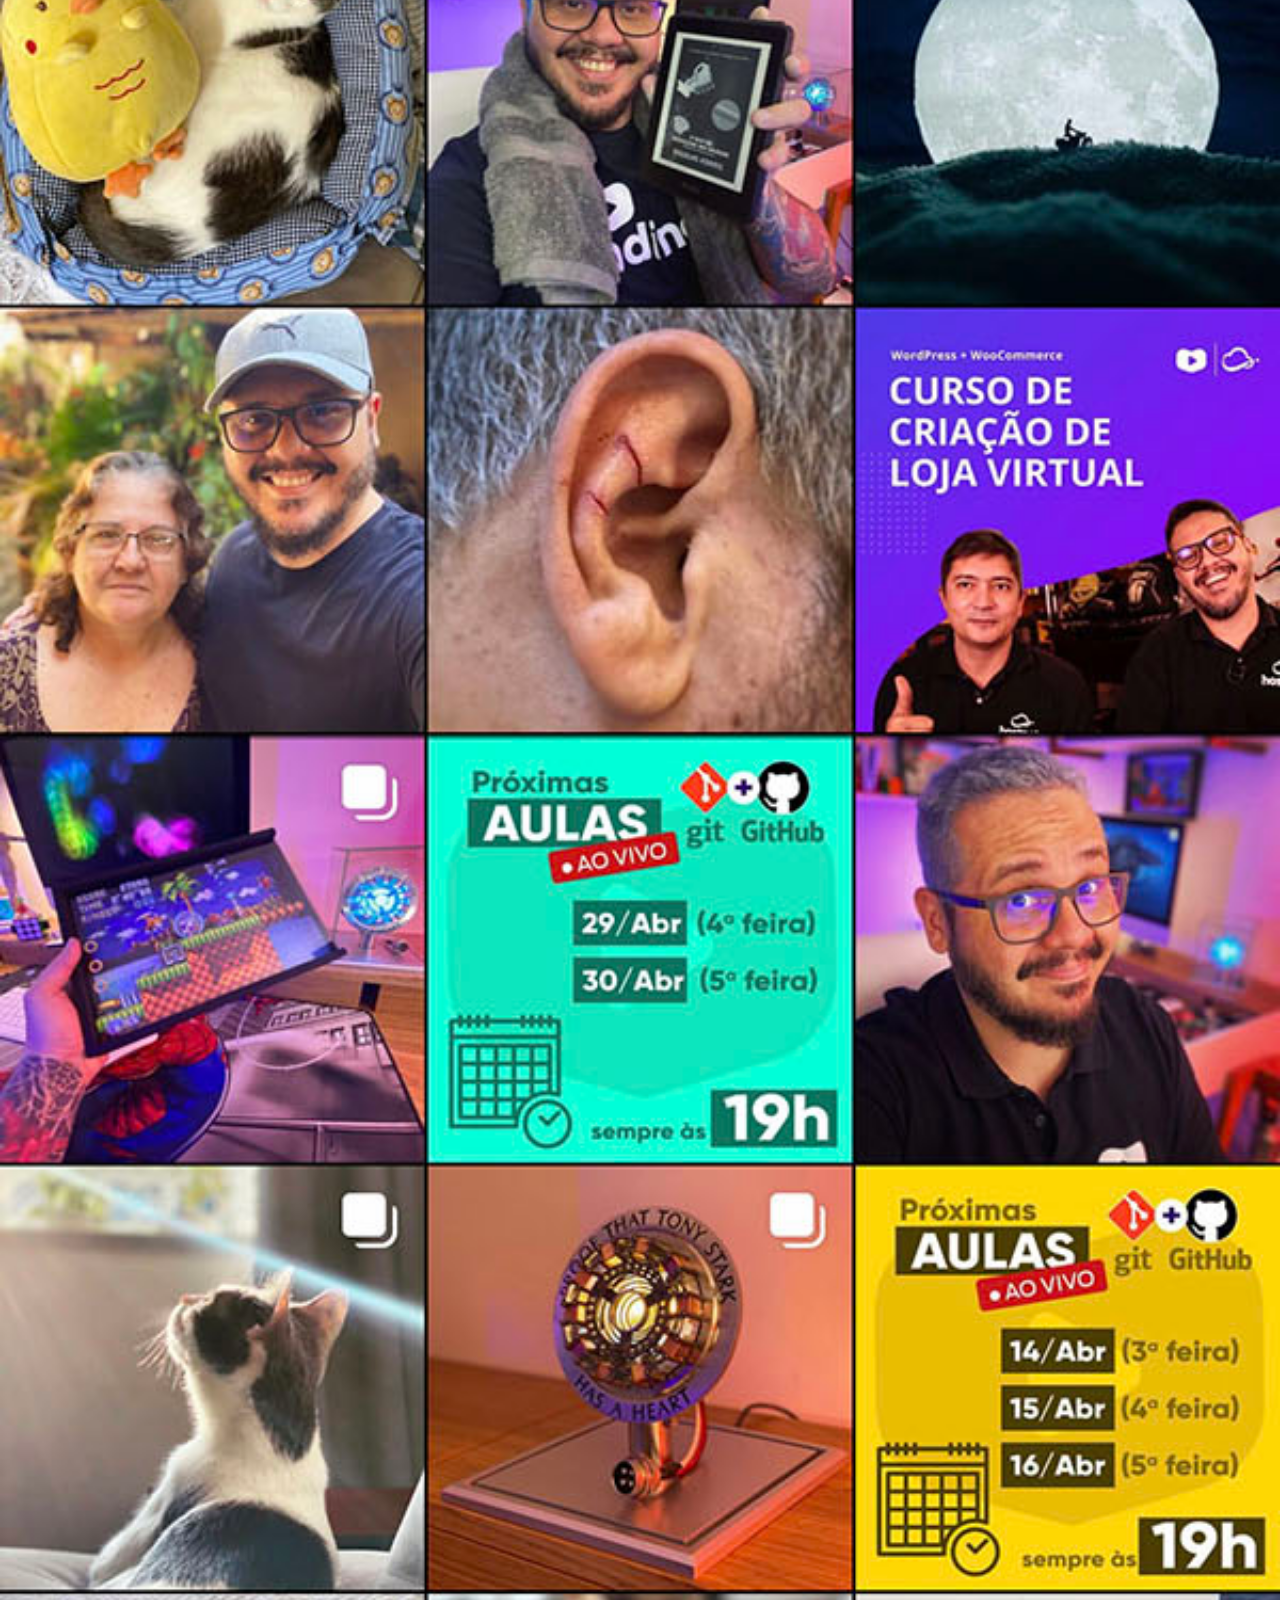
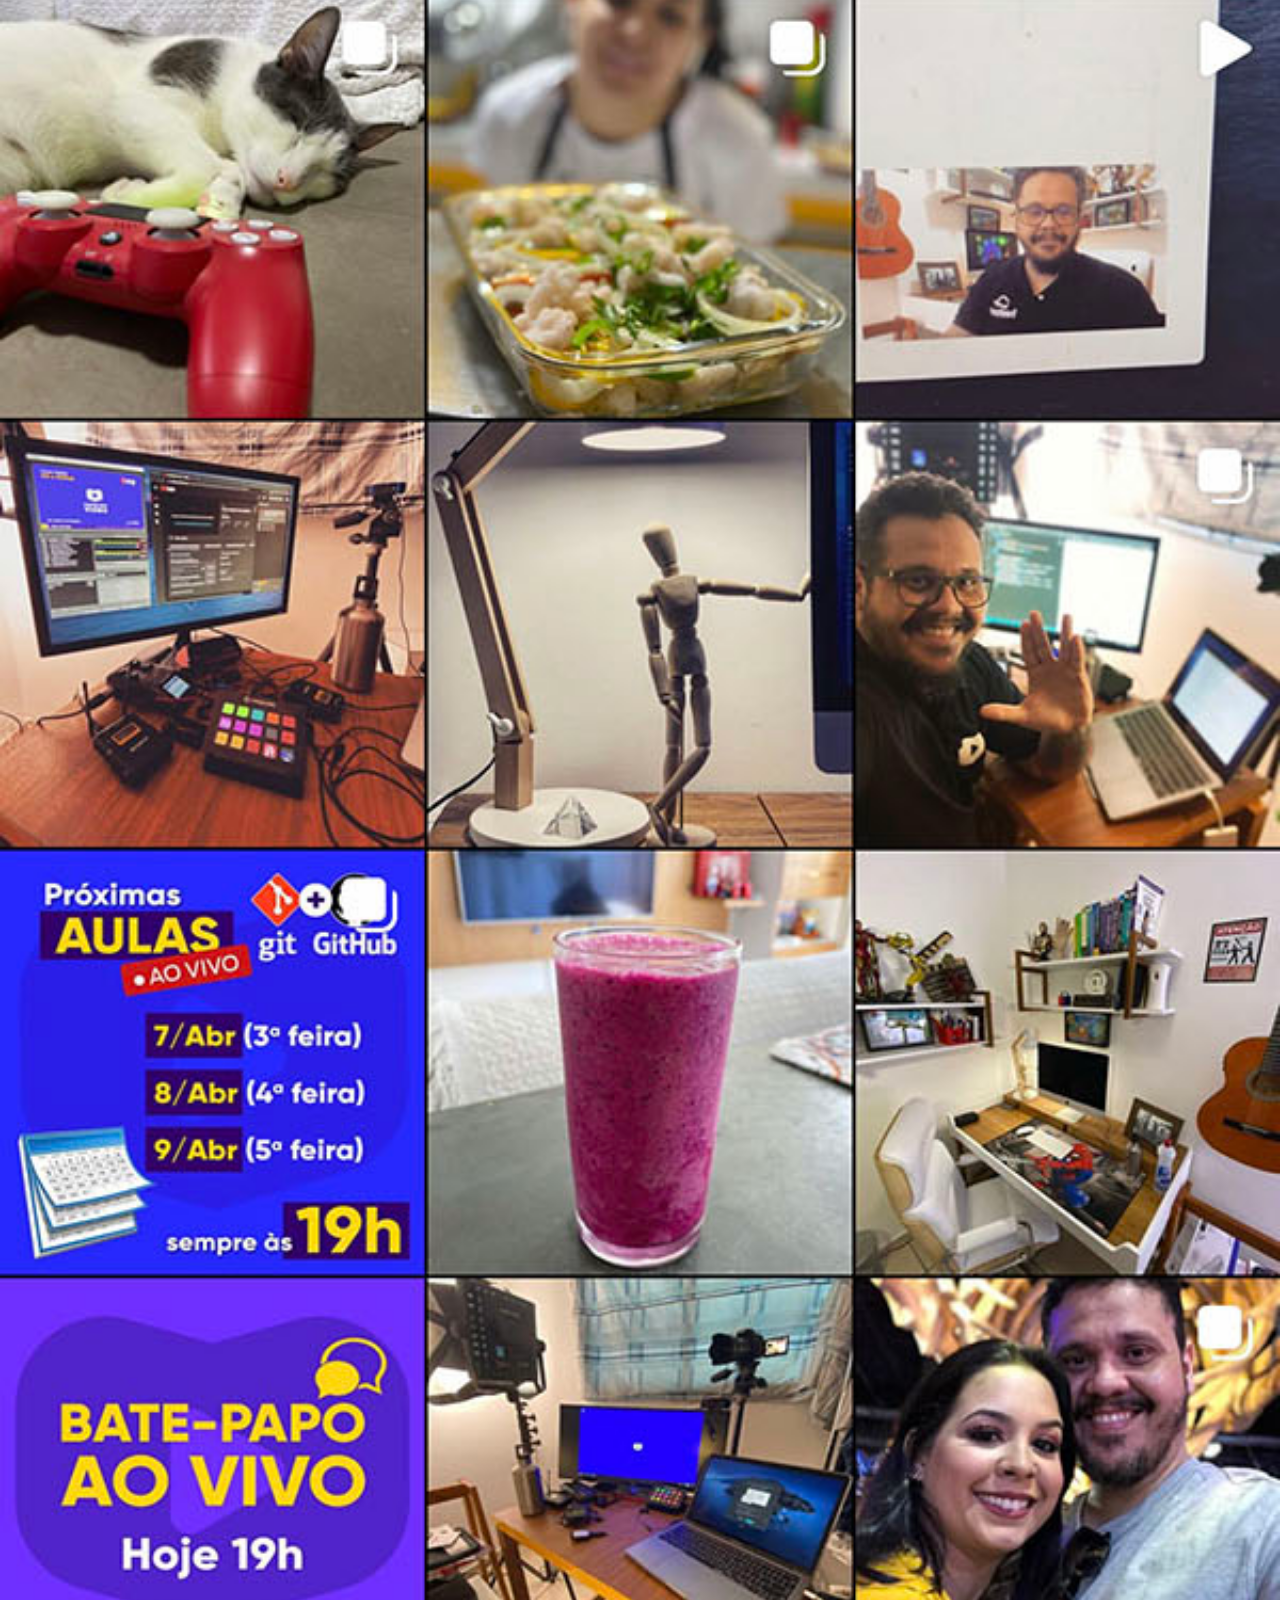
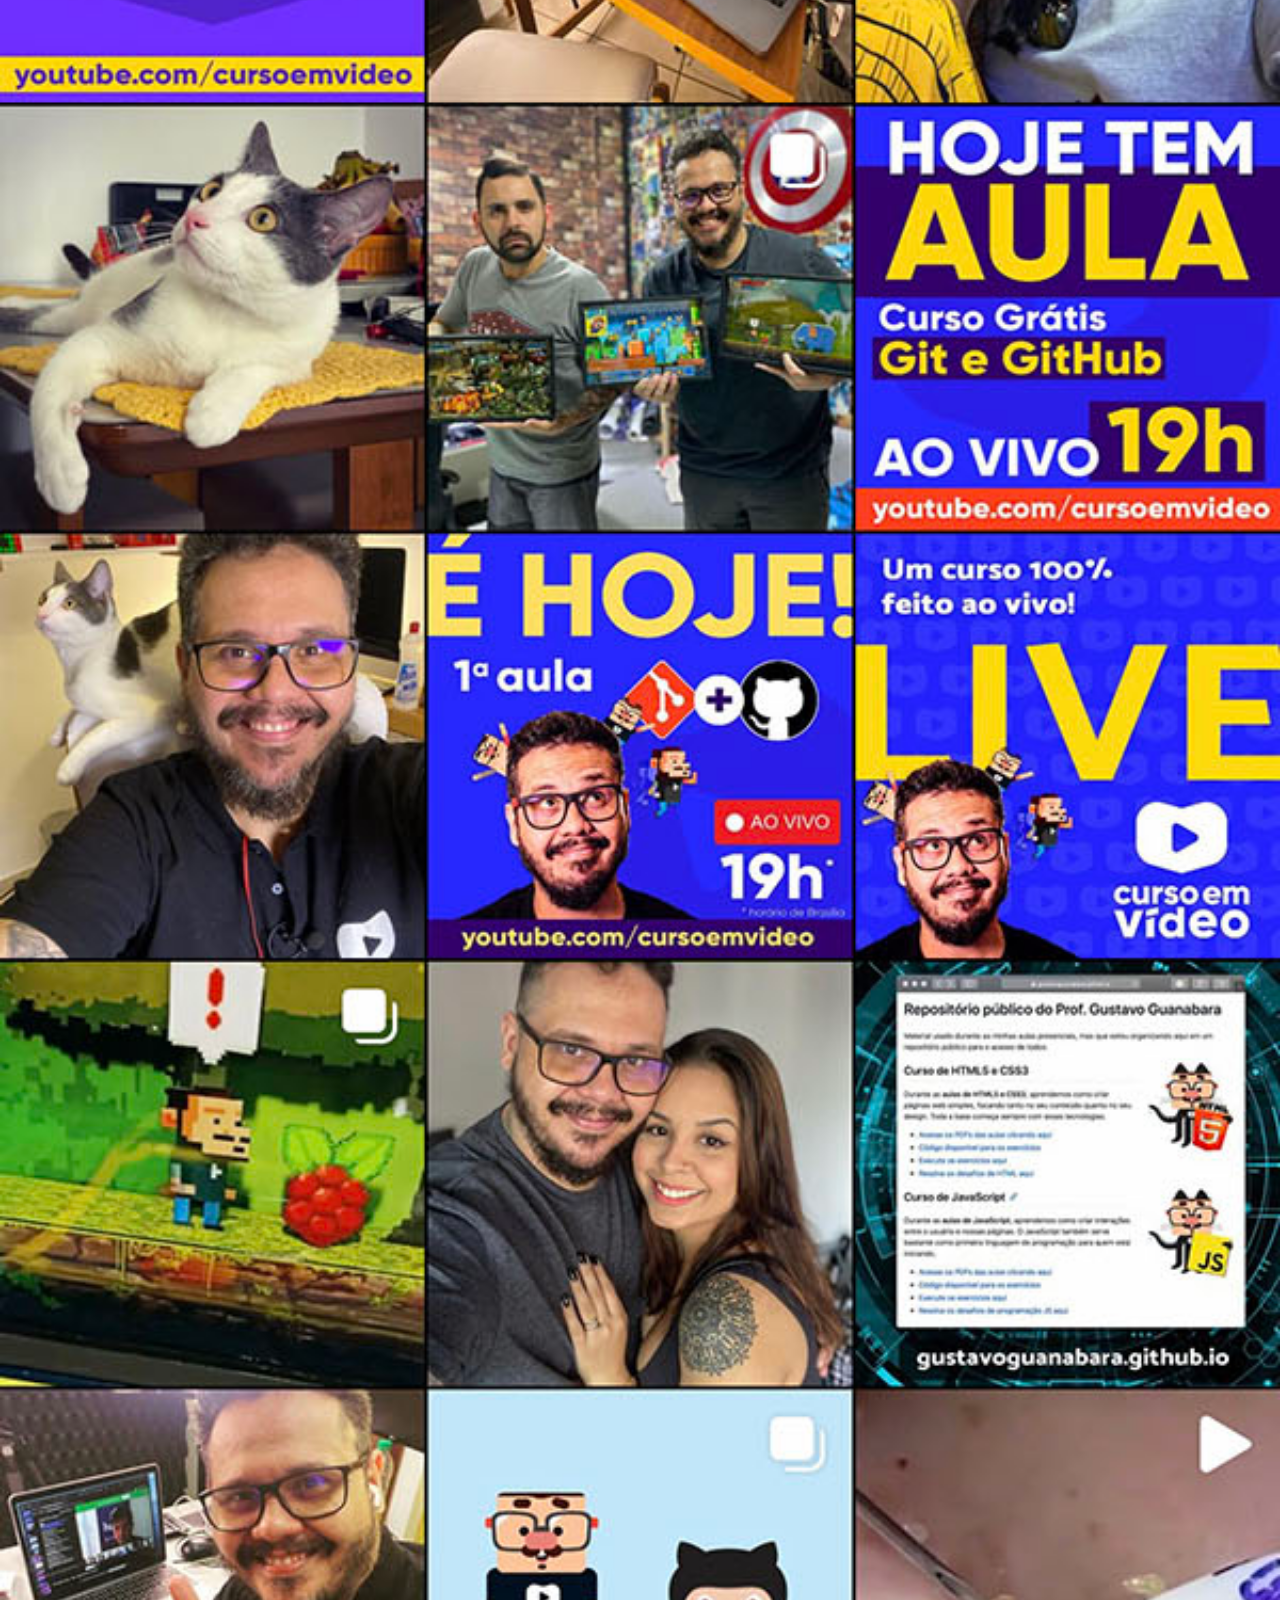
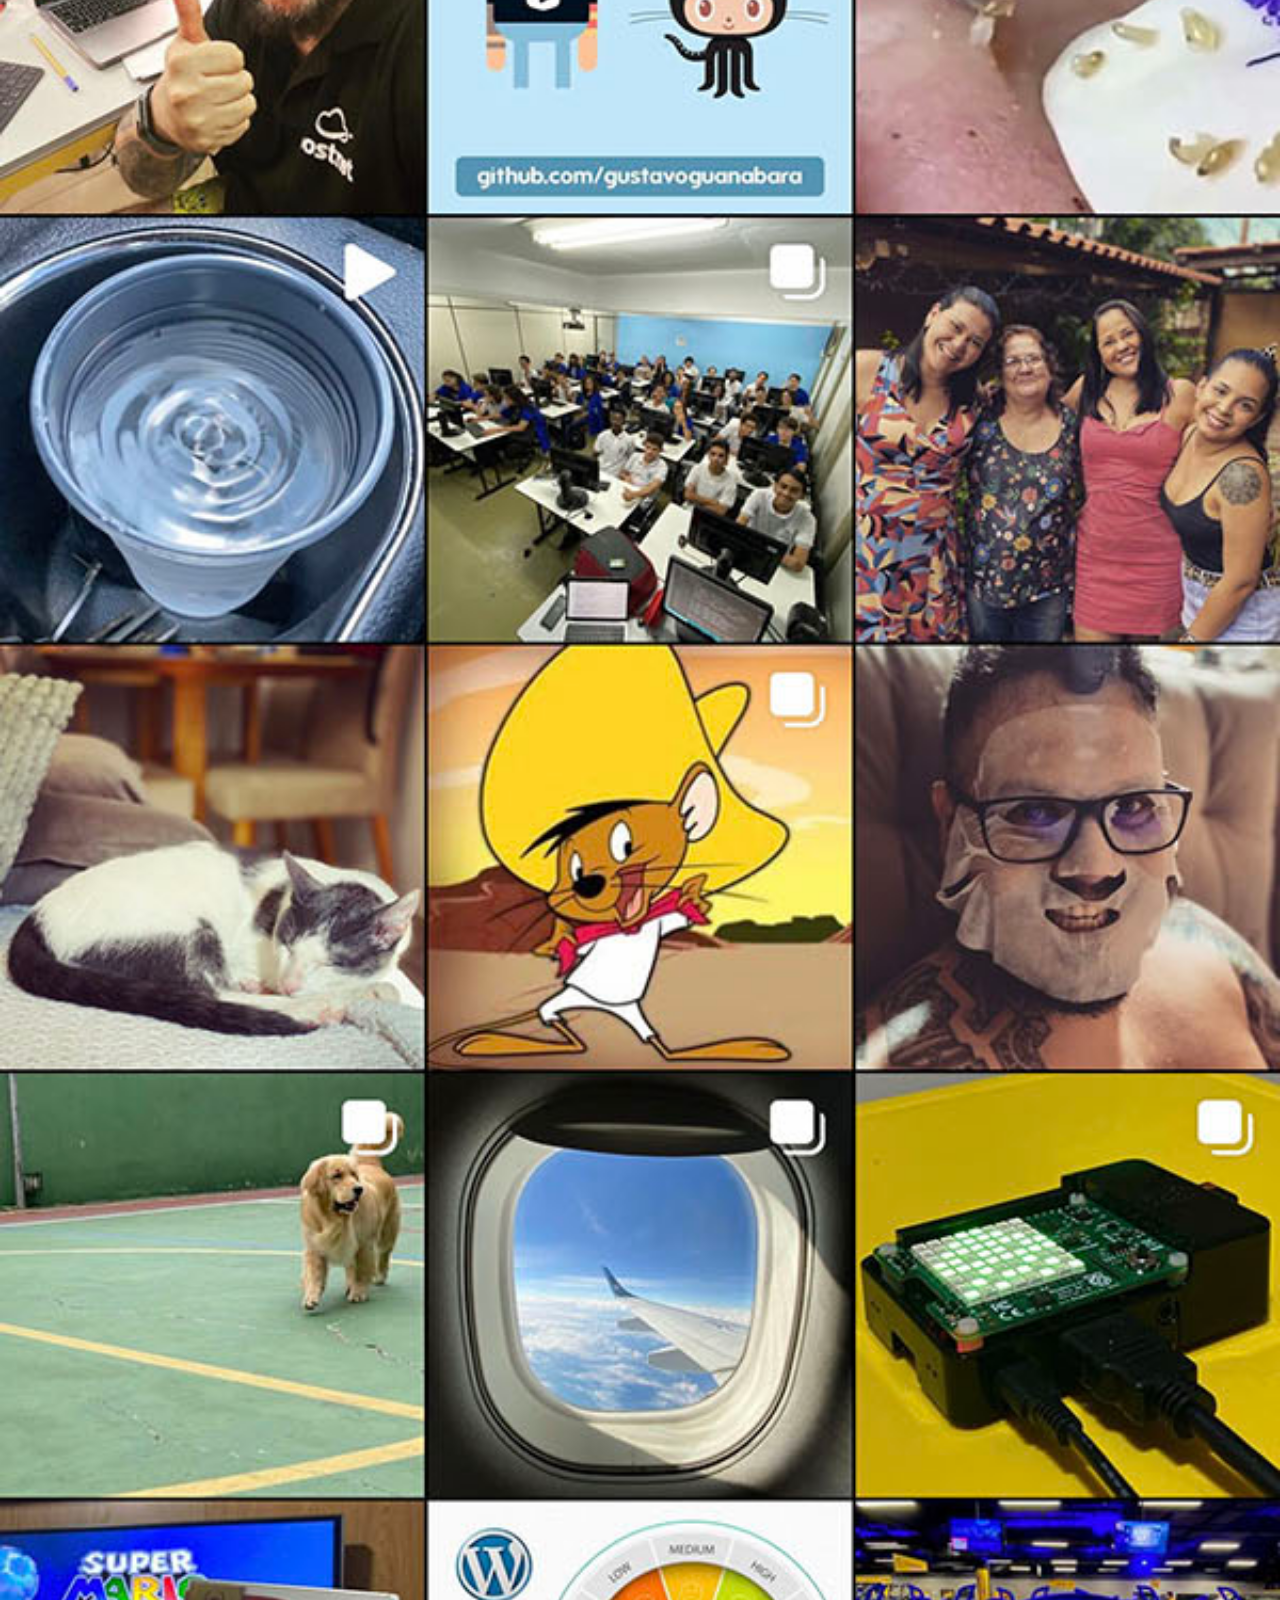
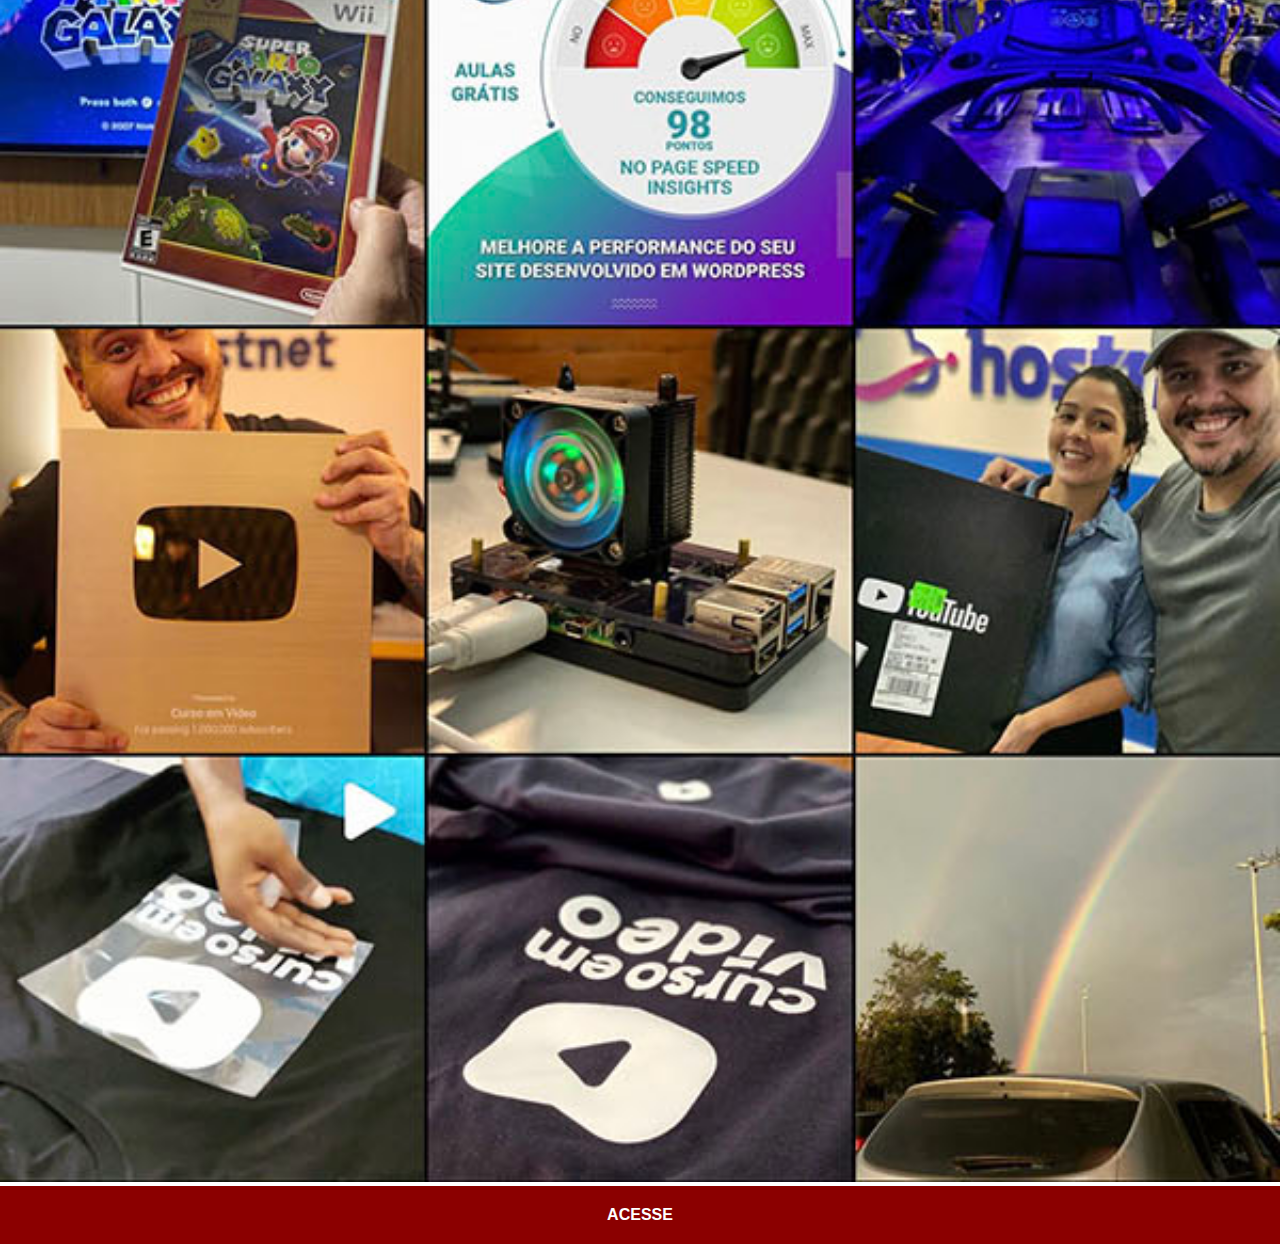
<file: instagram.html>
<!DOCTYPE html>
<html lang="pt-br">
<head>
    <meta charset="UTF-8">
    <meta name="viewport" content="width=device-width, initial-scale=1.0">
    <title>Instagram</title>
    <link rel="stylesheet" href="estilos/social.css">
</head>
<body>
    <img src="imagens/tela-instagram.jpg" alt="Instagram">
    <a href="https://www.instagram.com/gustavoguanabara/" target="_blank" rel="external">ACESSE</a>
</body>
</html>
</file>
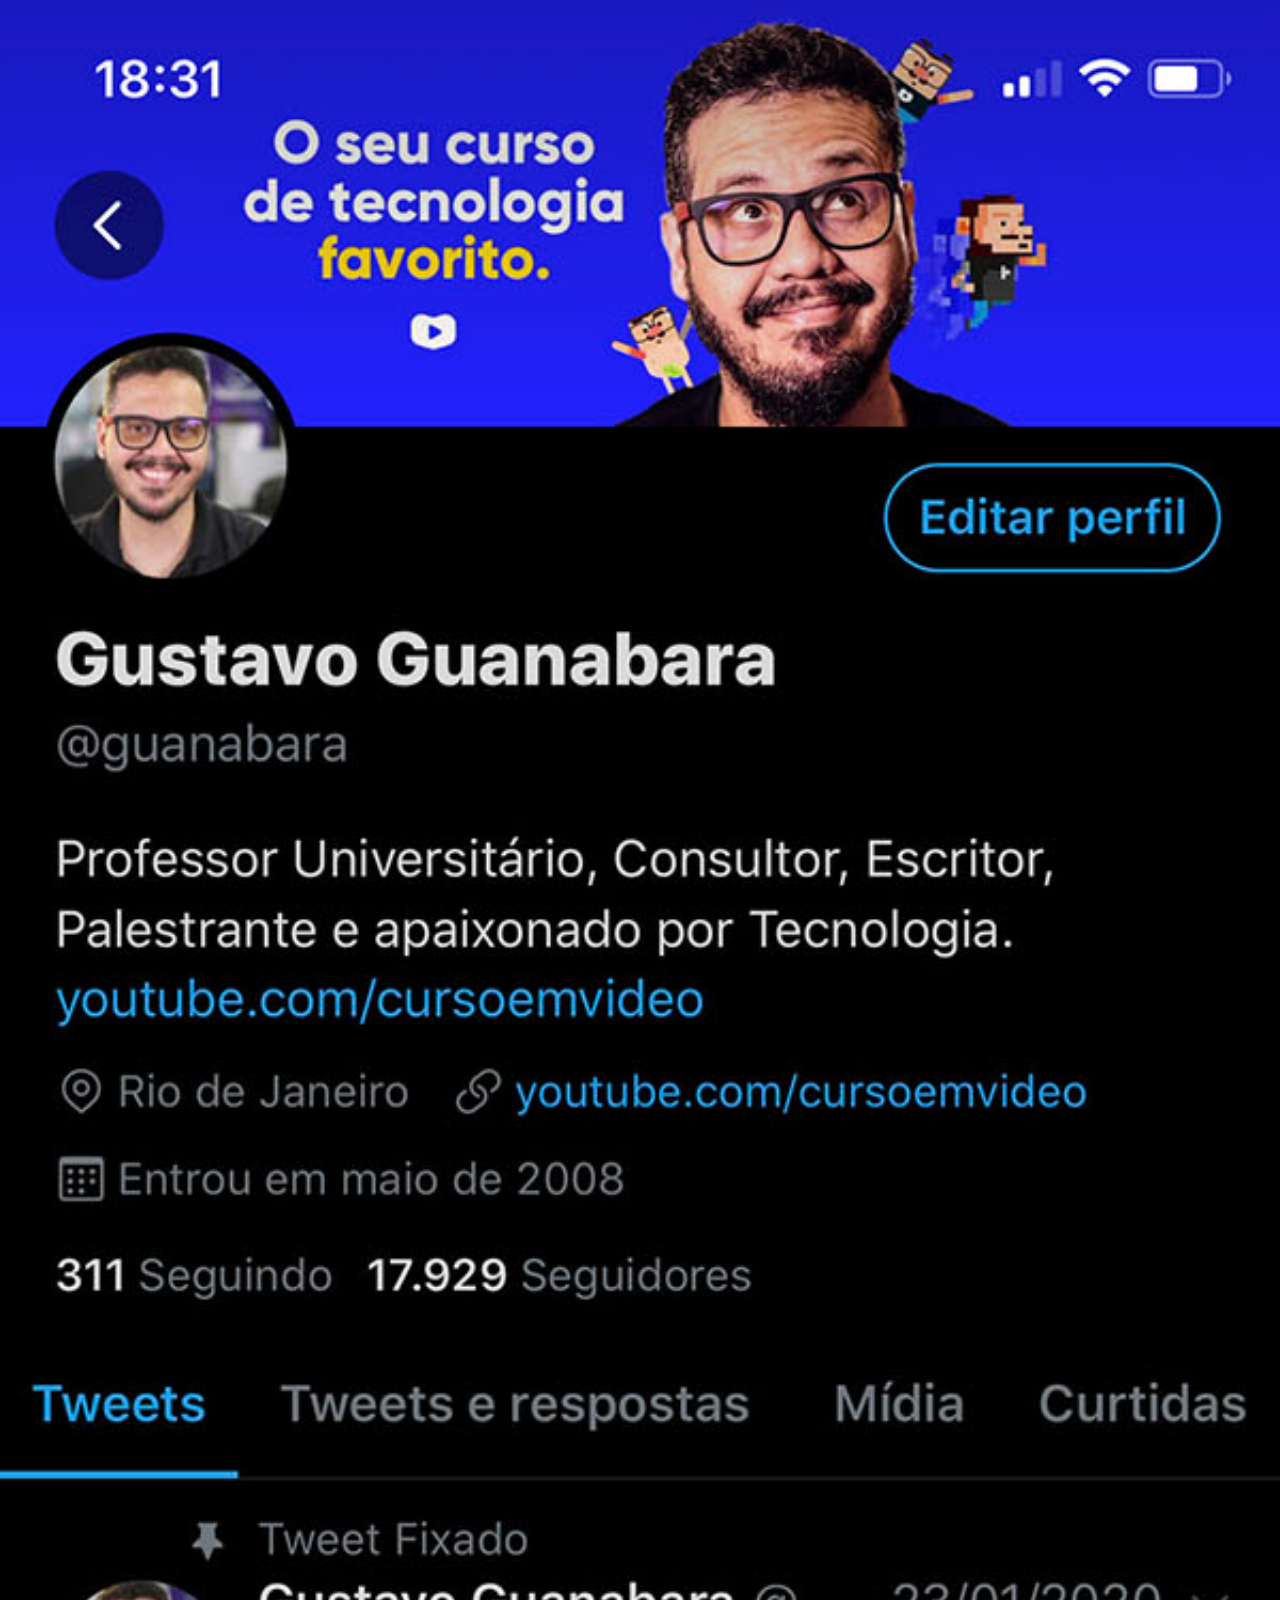
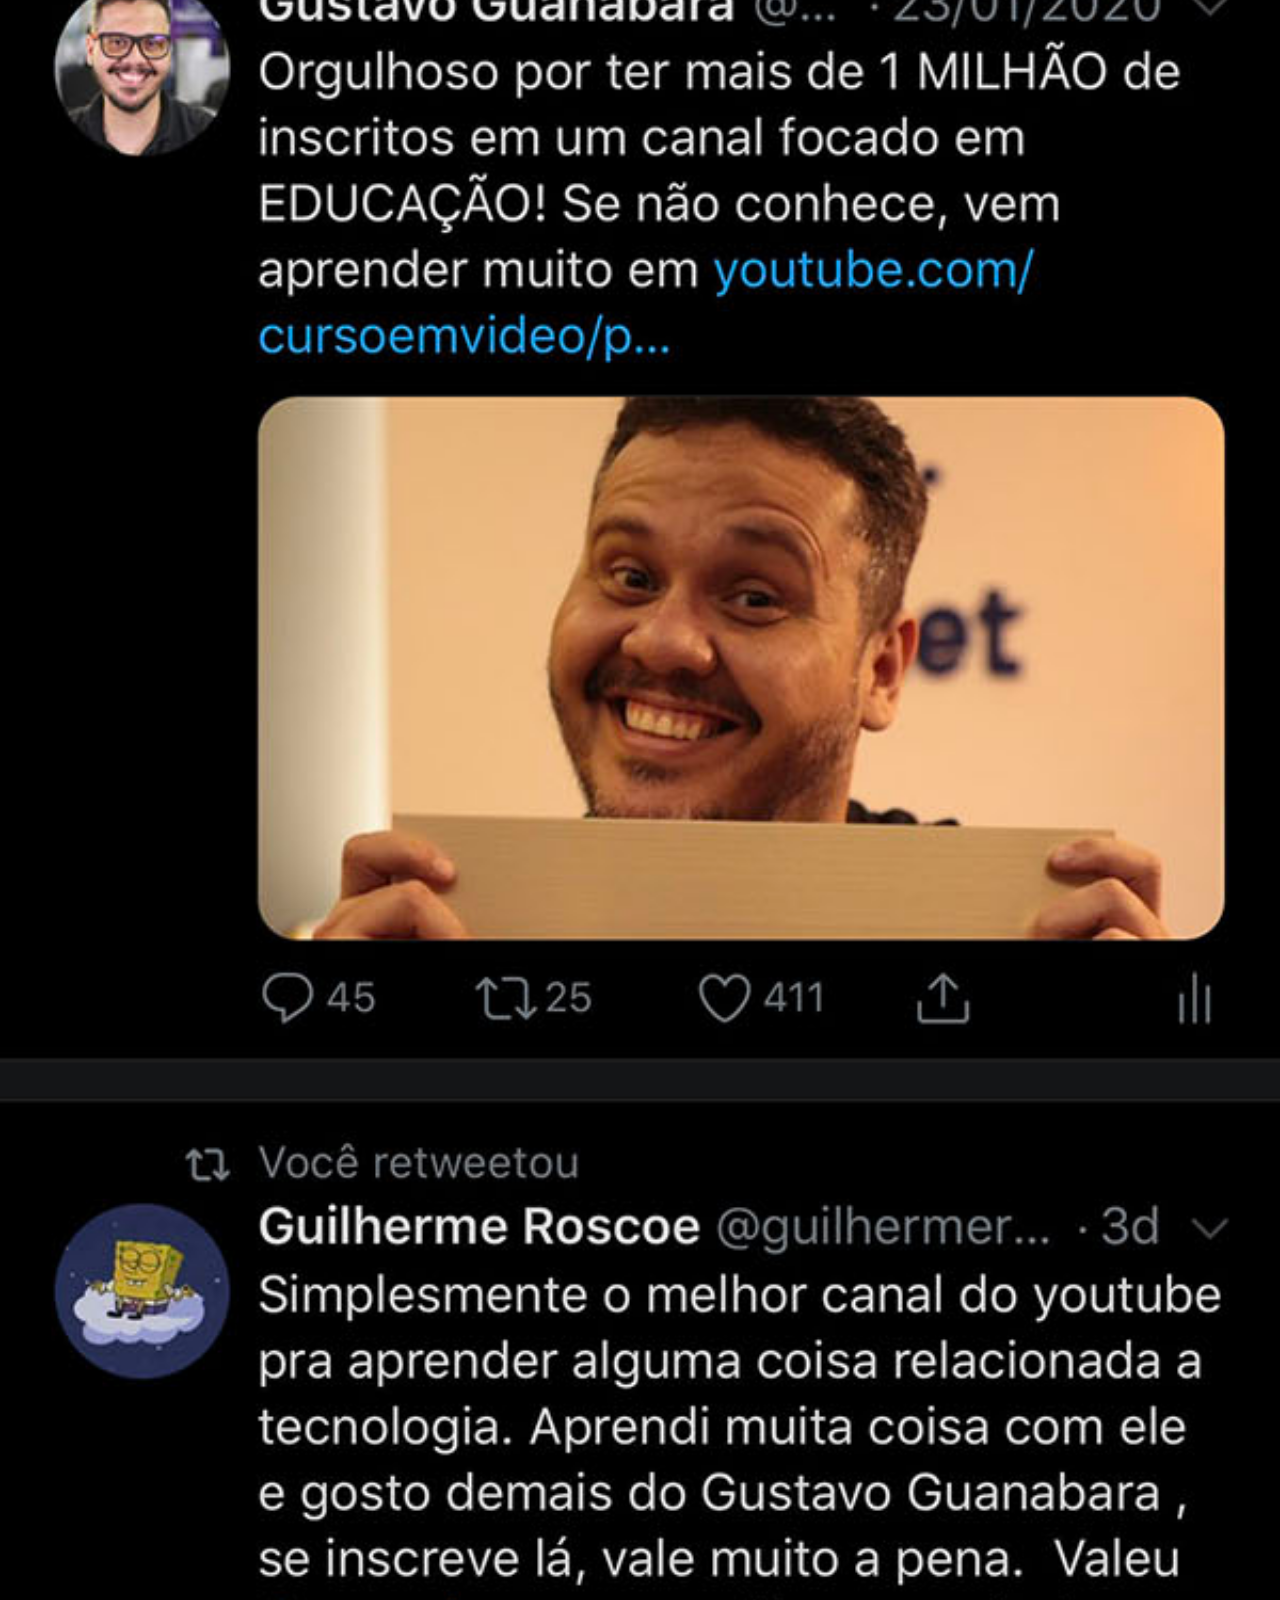
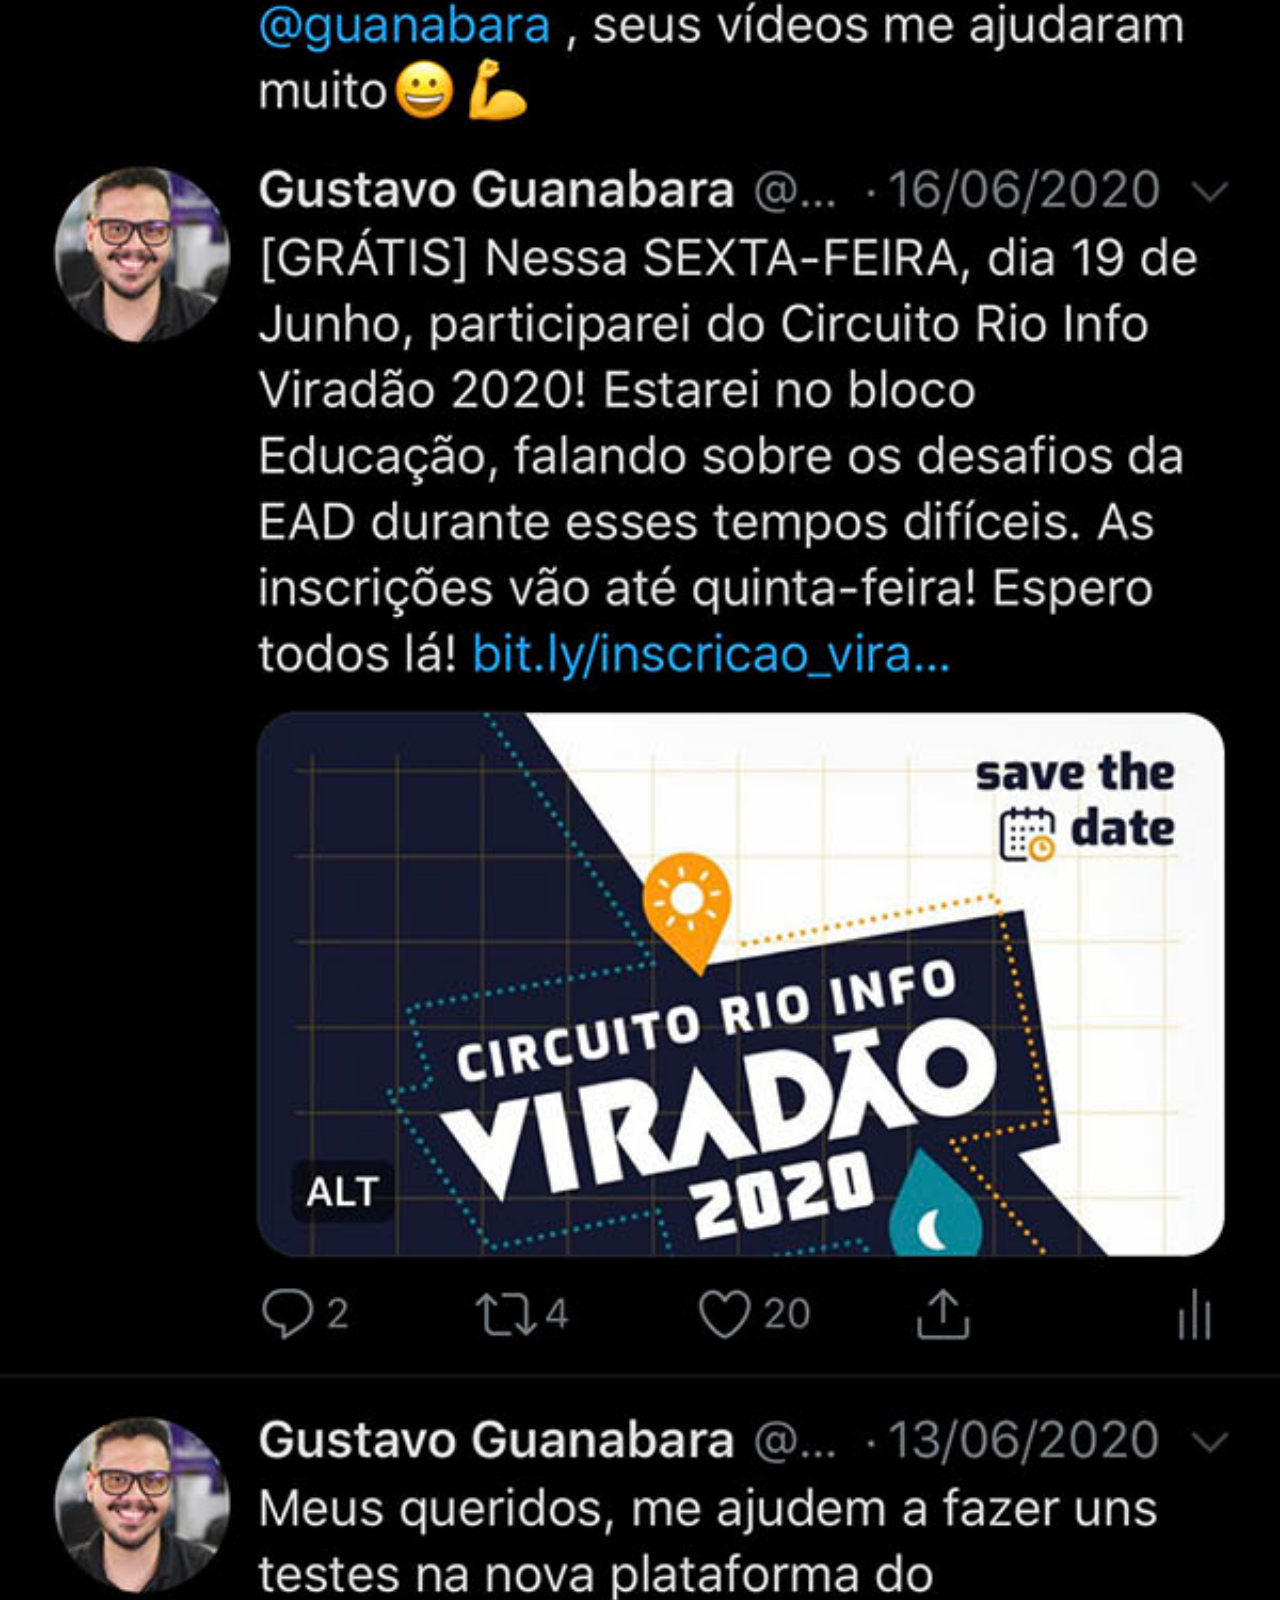
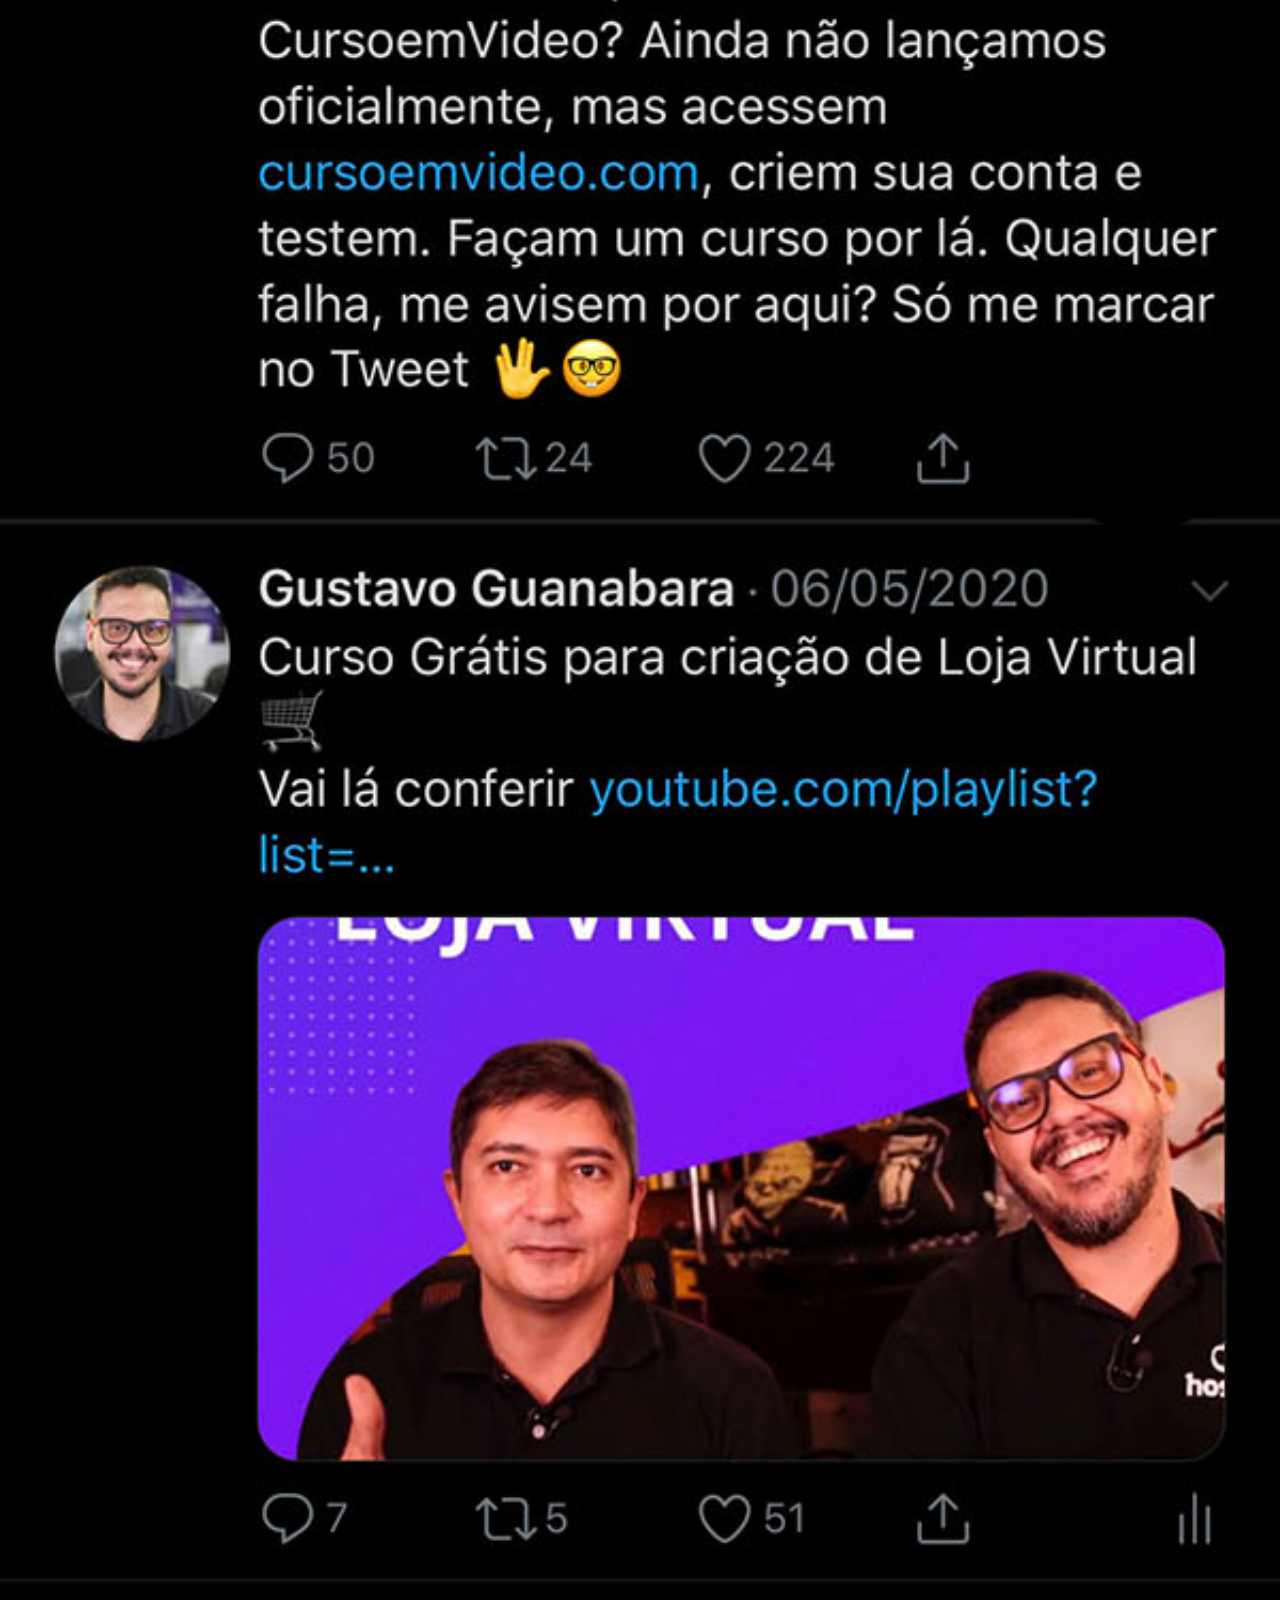
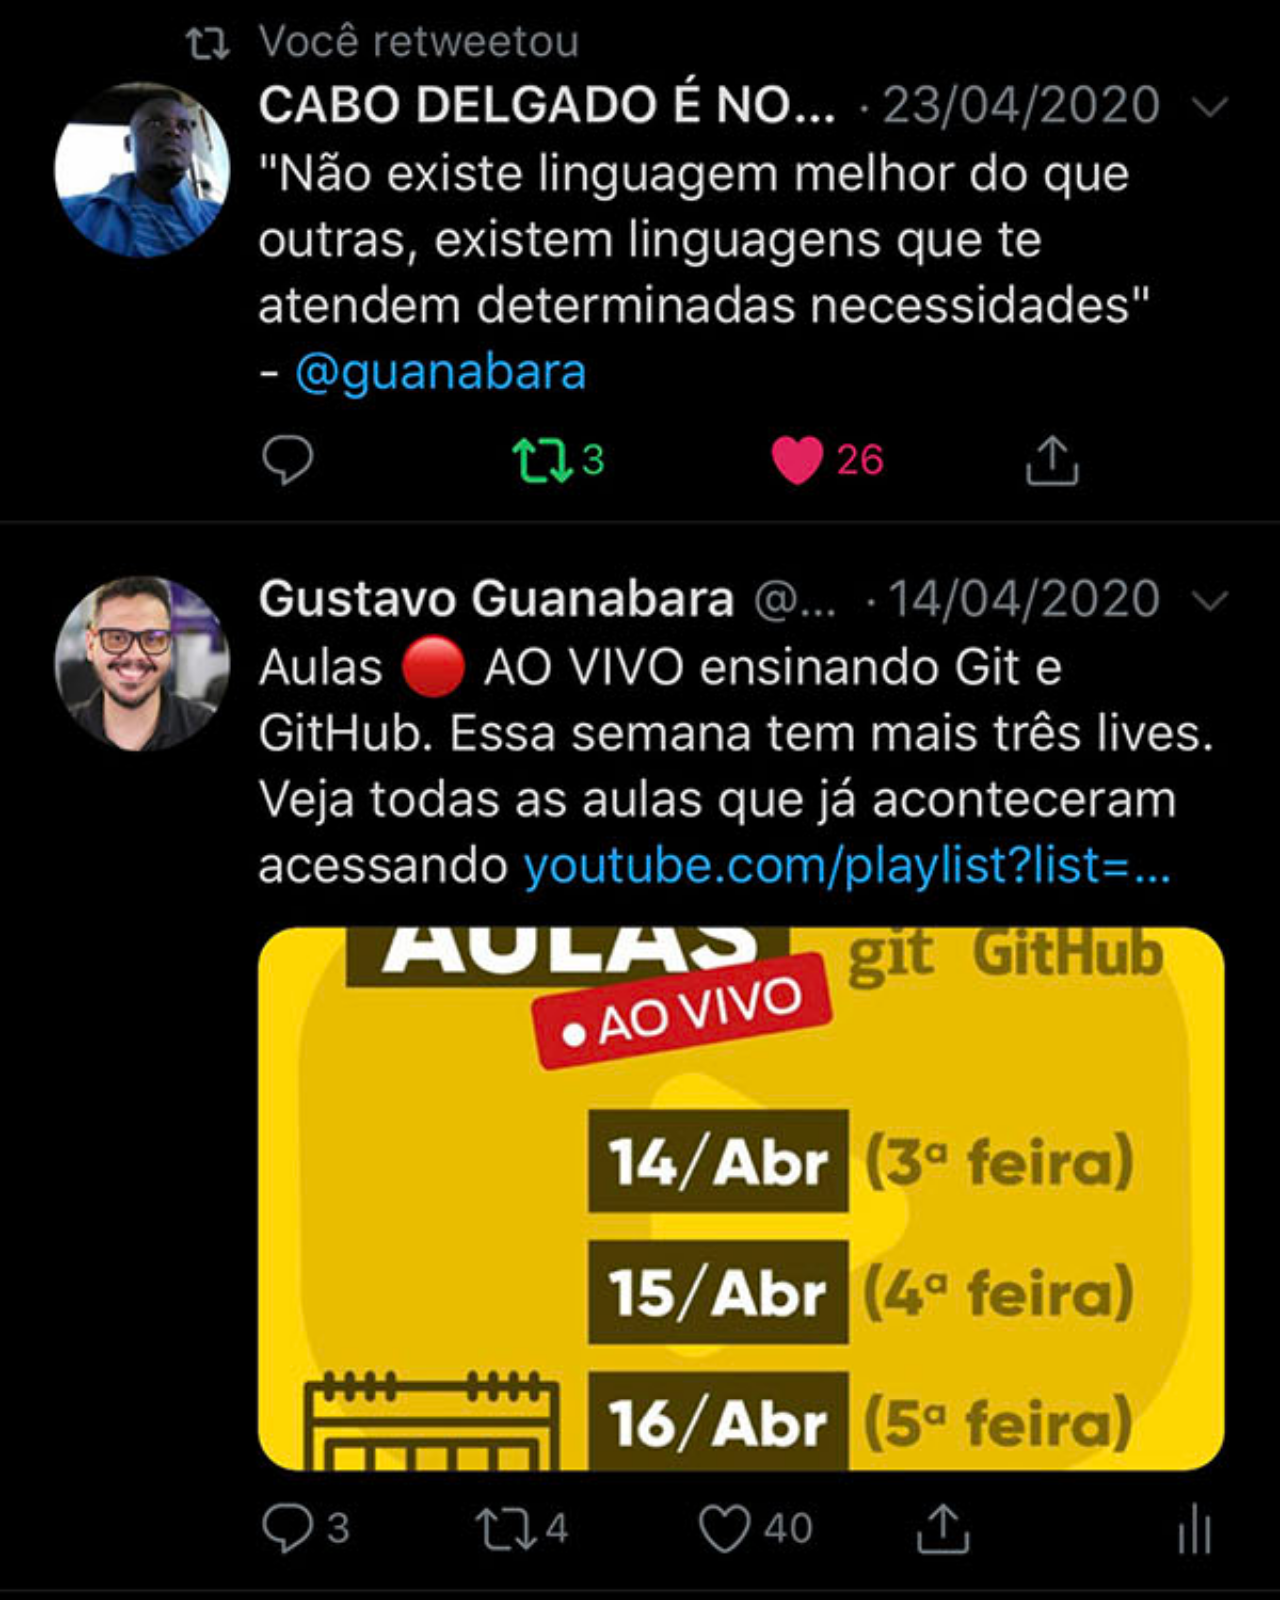
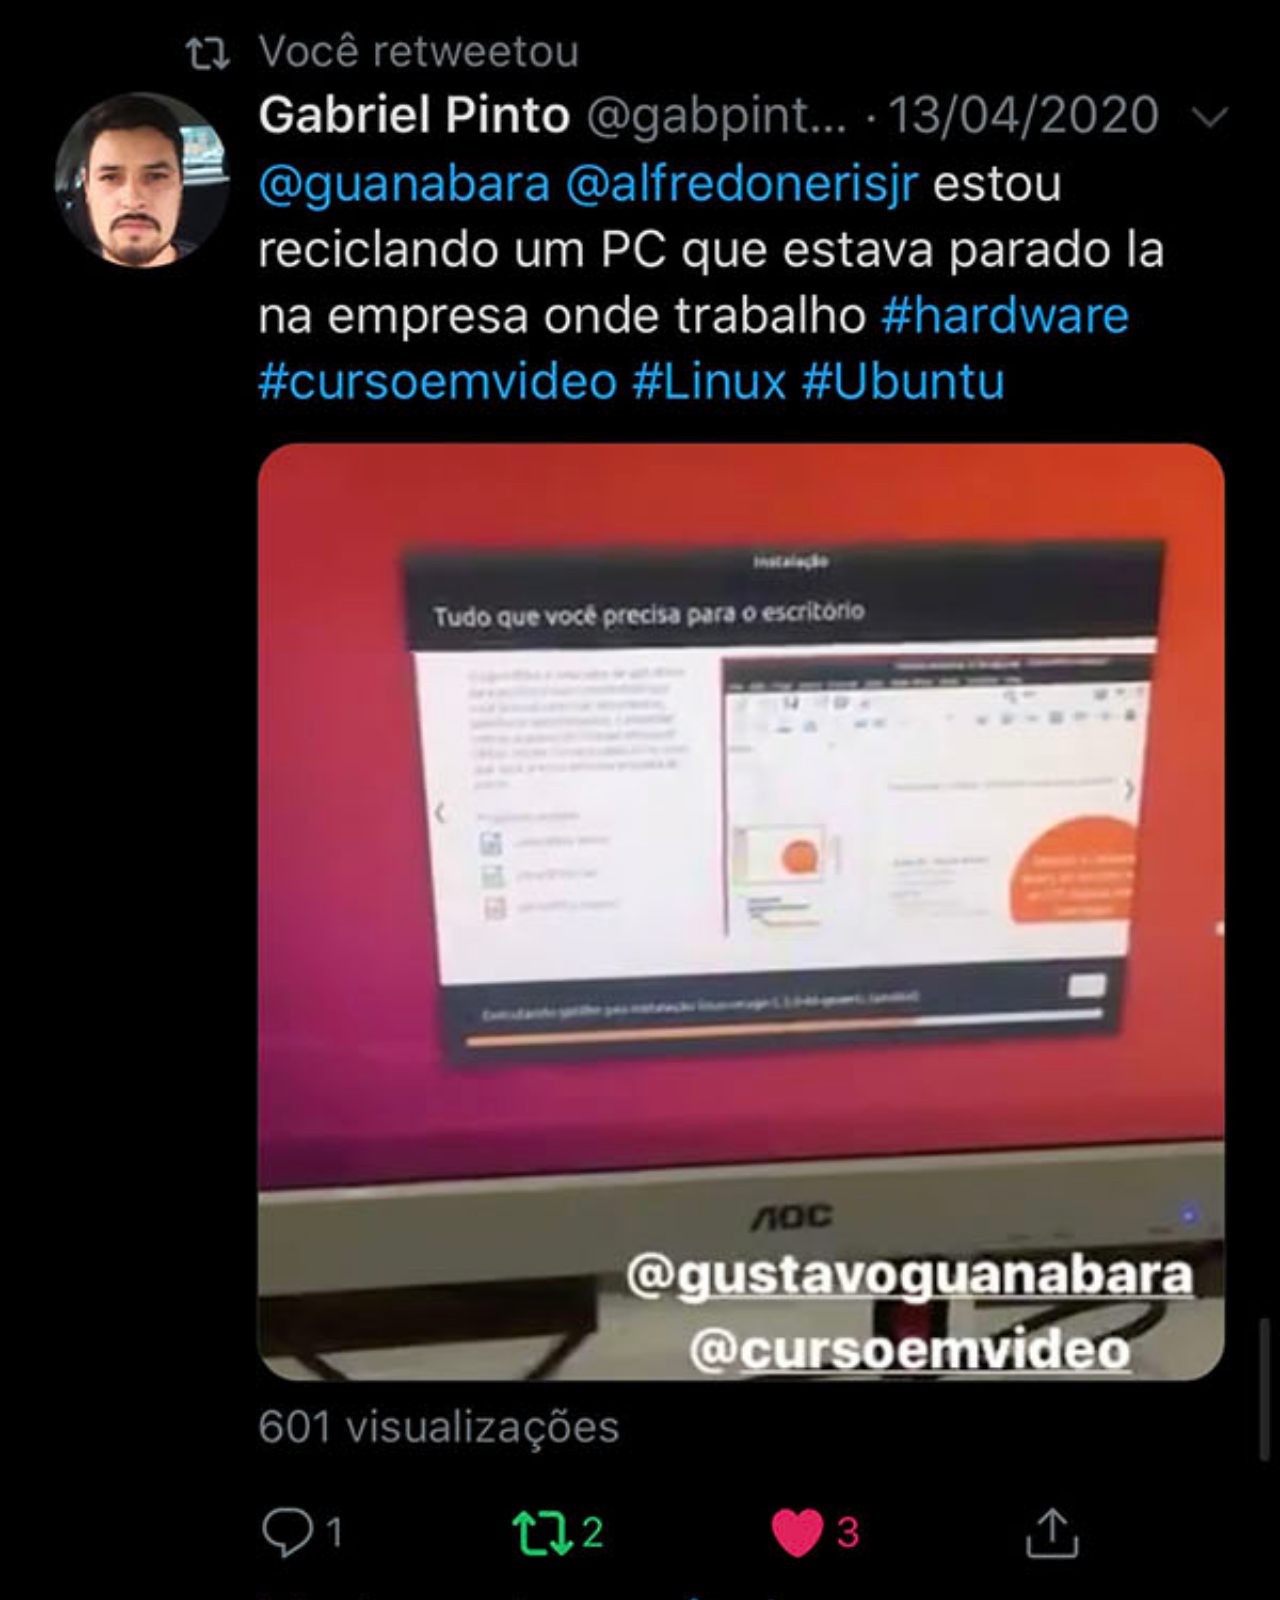
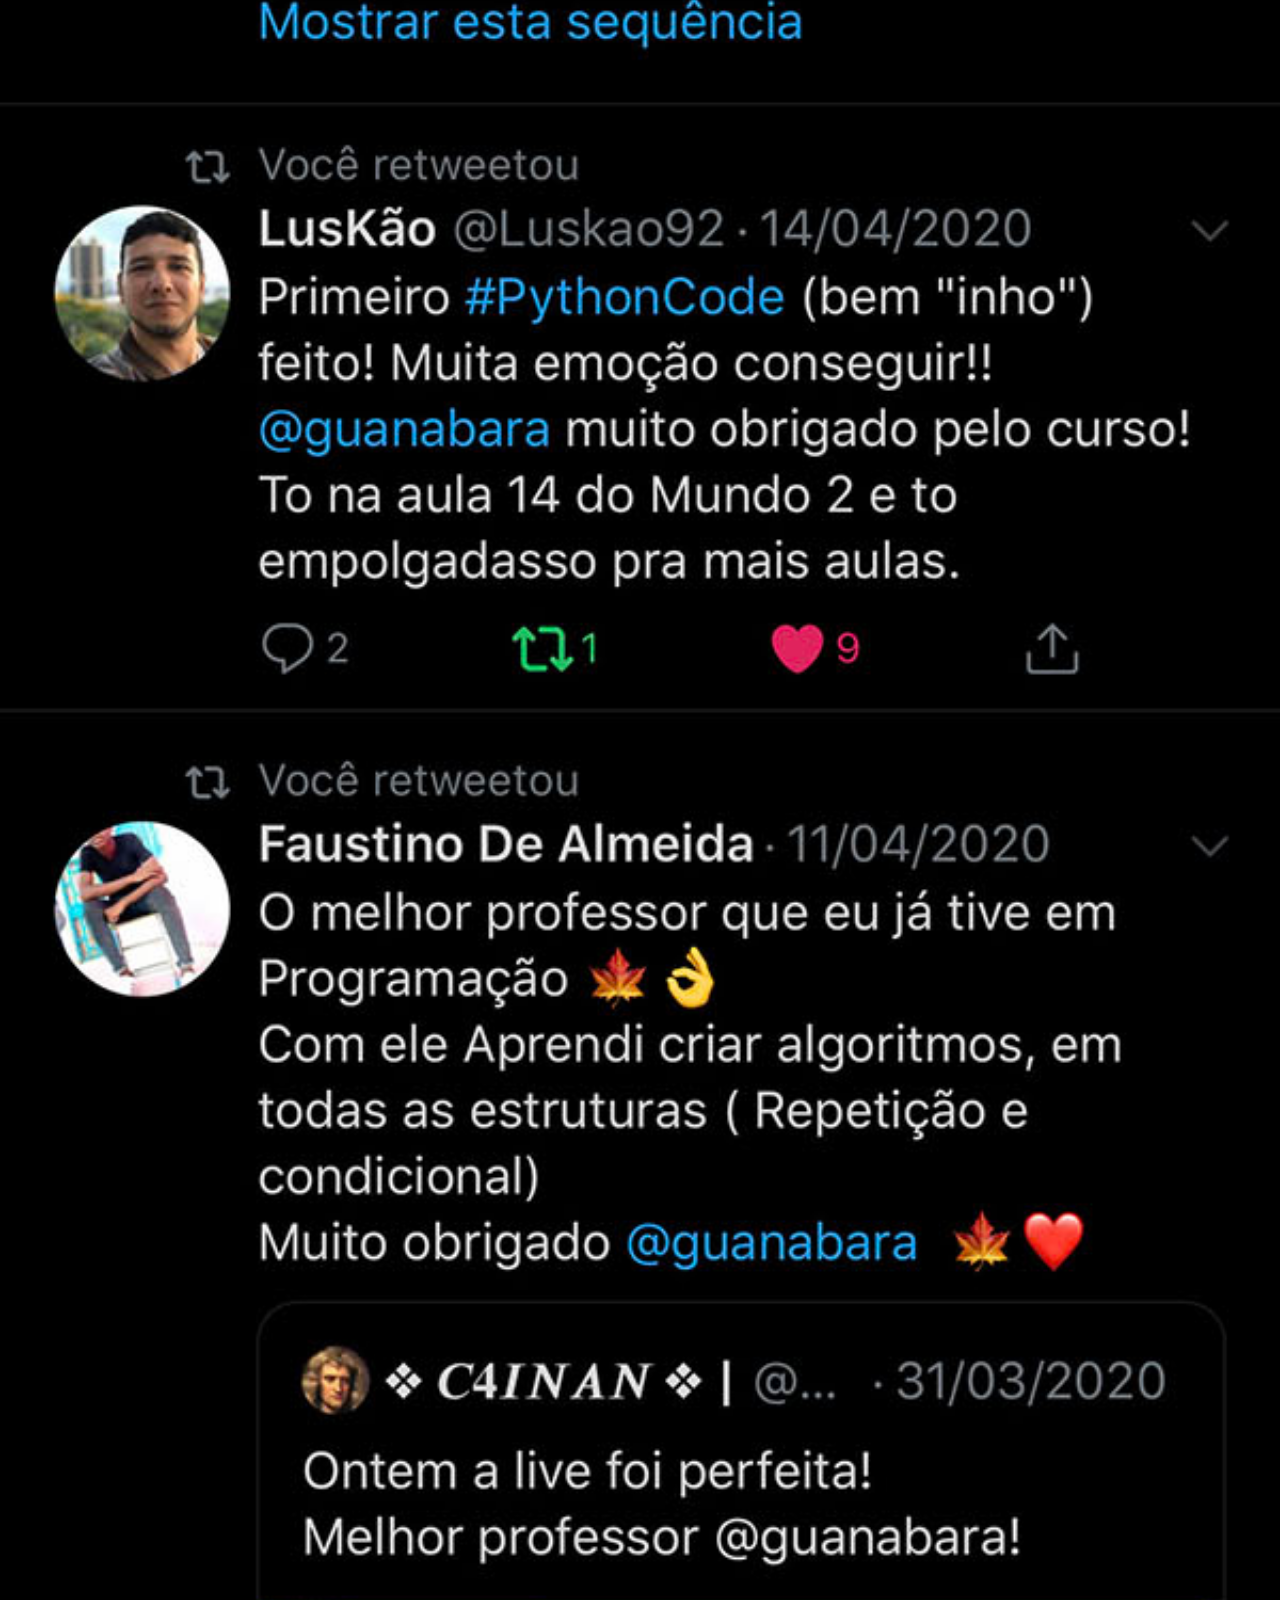
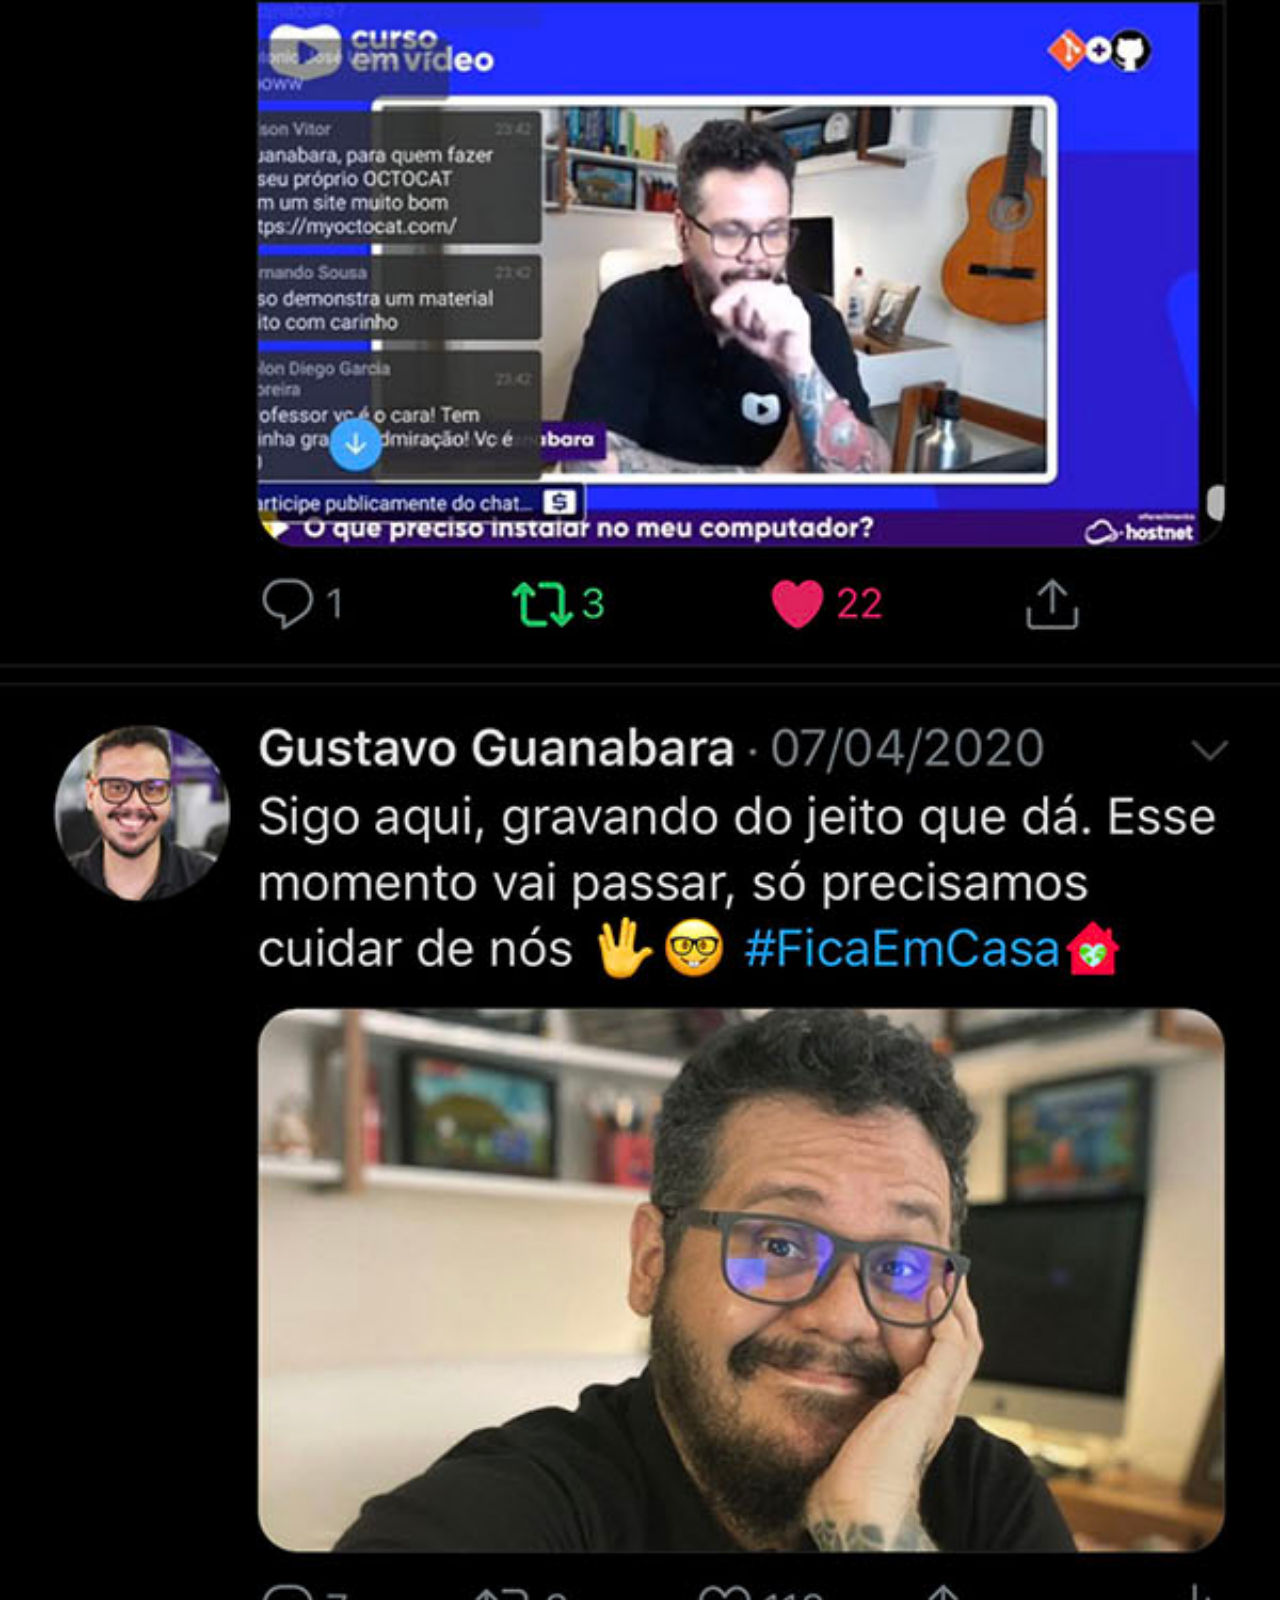
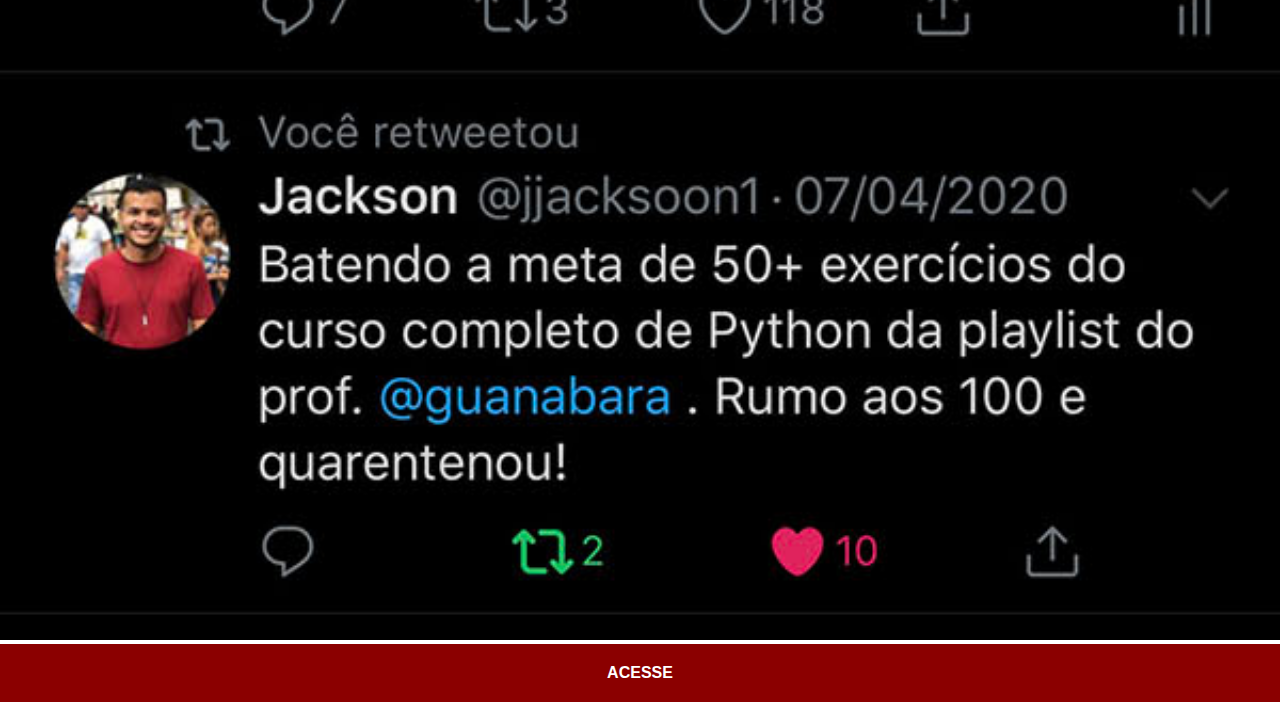
<file: twitter.html>
<!DOCTYPE html>
<html lang="pt-br">
<head>
    <meta charset="UTF-8">
    <meta name="viewport" content="width=device-width, initial-scale=1.0">
    <title>Twitter</title>
    <link rel="stylesheet" href="estilos/social.css">
</head>
<body>
    <img src="imagens/tela-twitter.jpg" alt="twitter">
    <a href="https://twitter.com/guanabara?ref_src=twsrc%5Egoogle%7Ctwcamp%5Eserp%7Ctwgr%5Eauthor" target="_blank" rel="external">ACESSE</a>
</body>
</html>
</file>
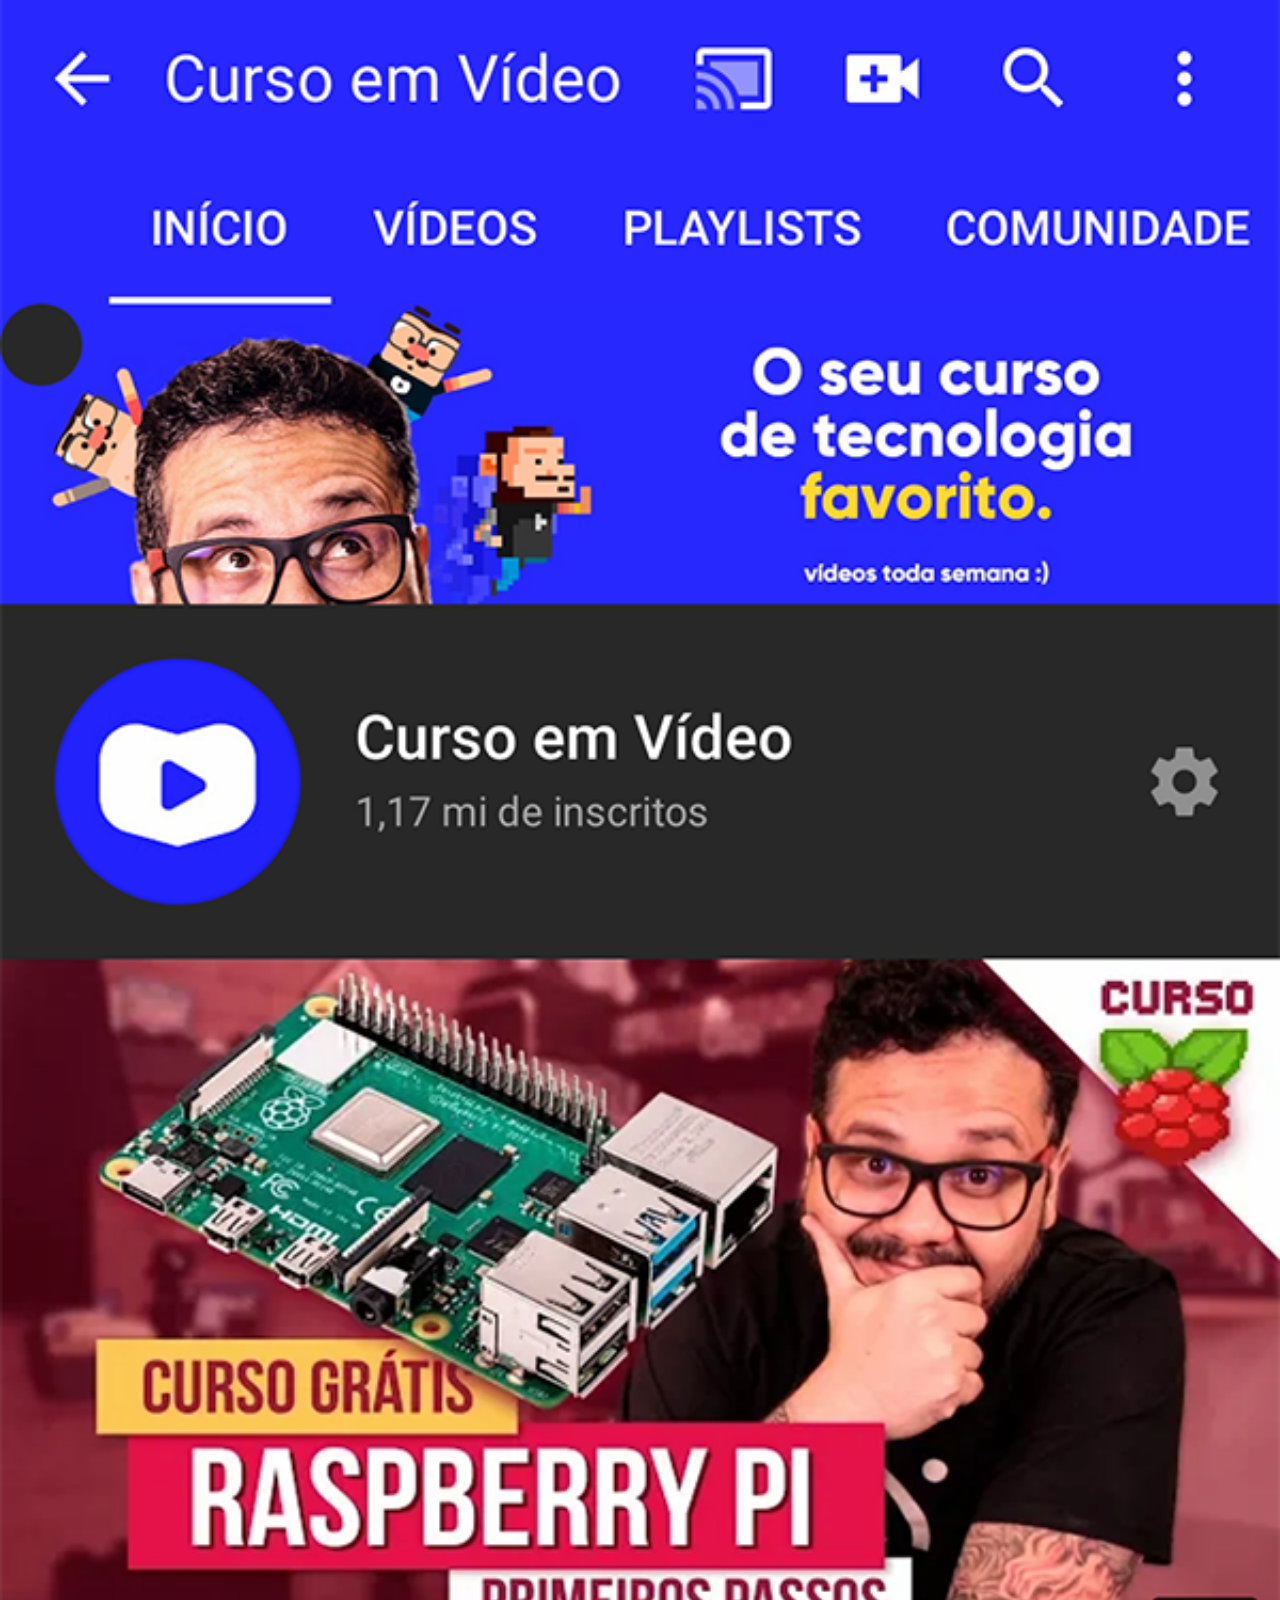
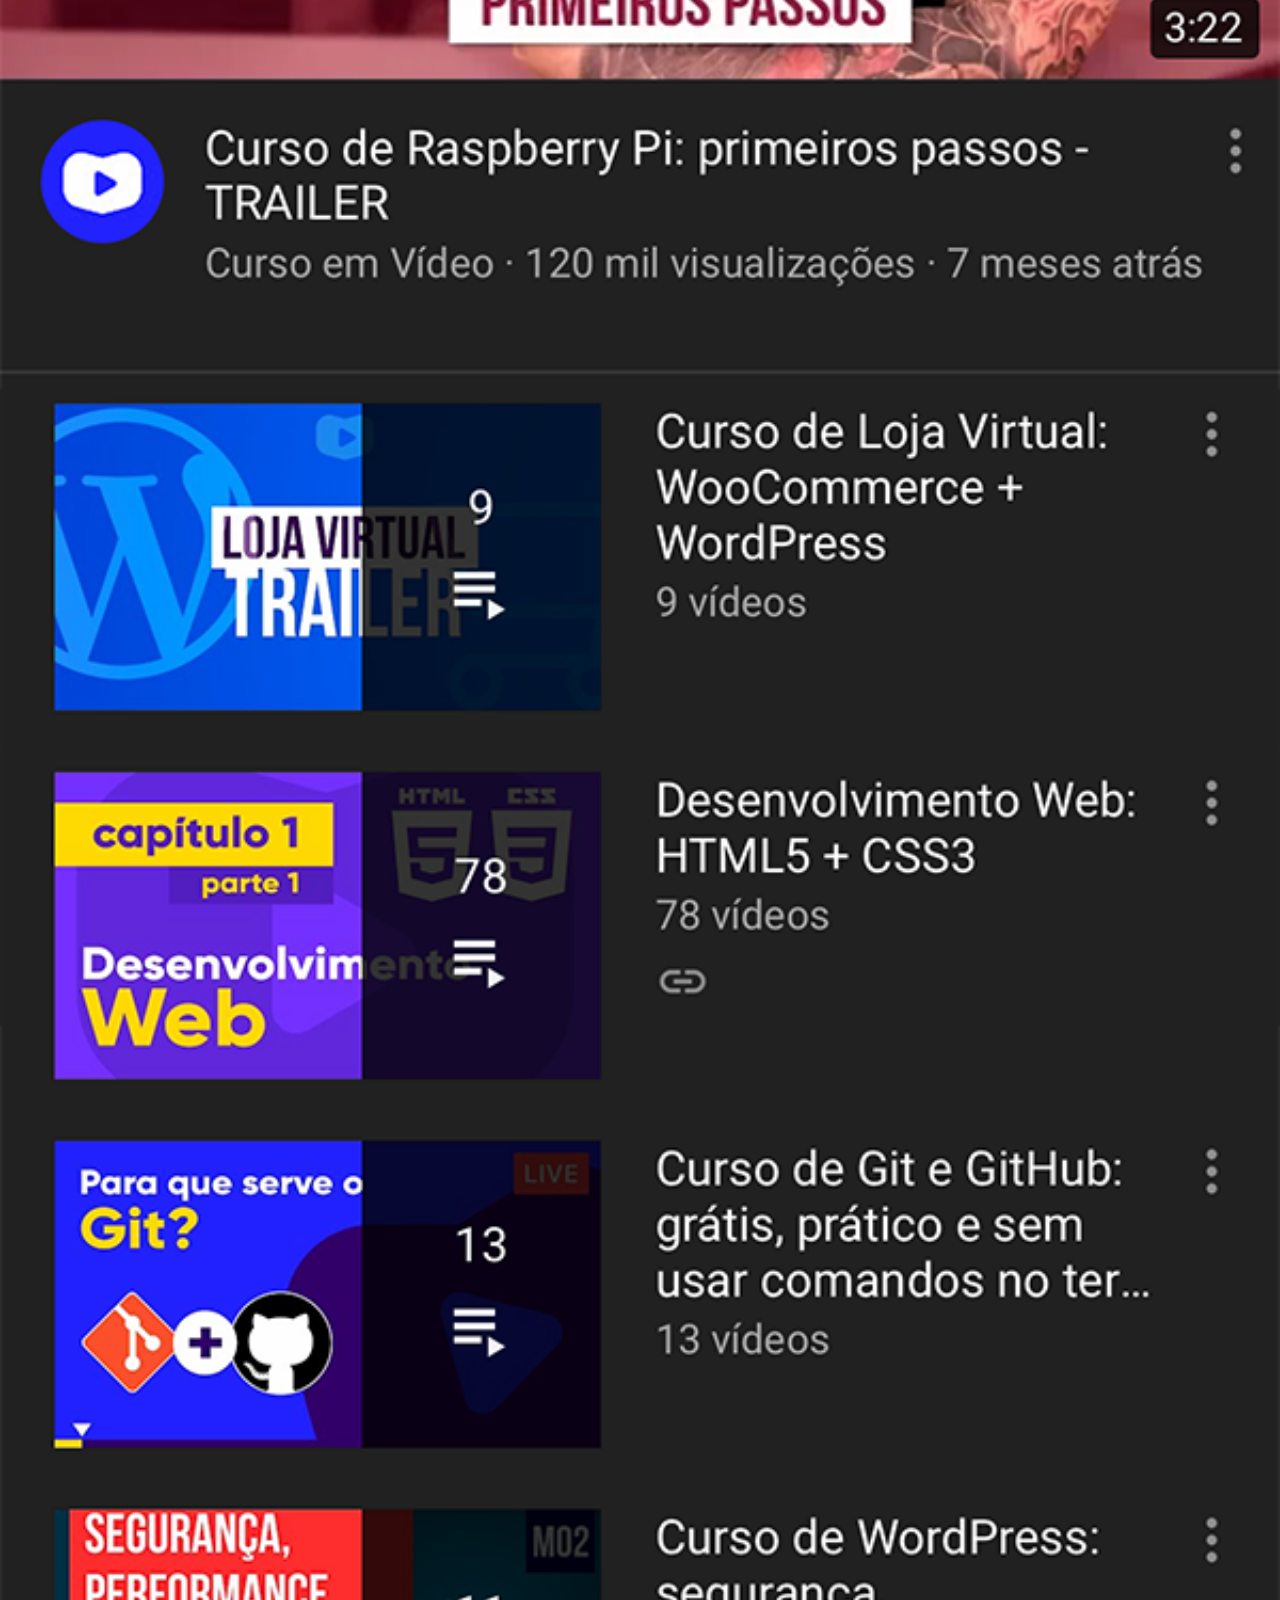
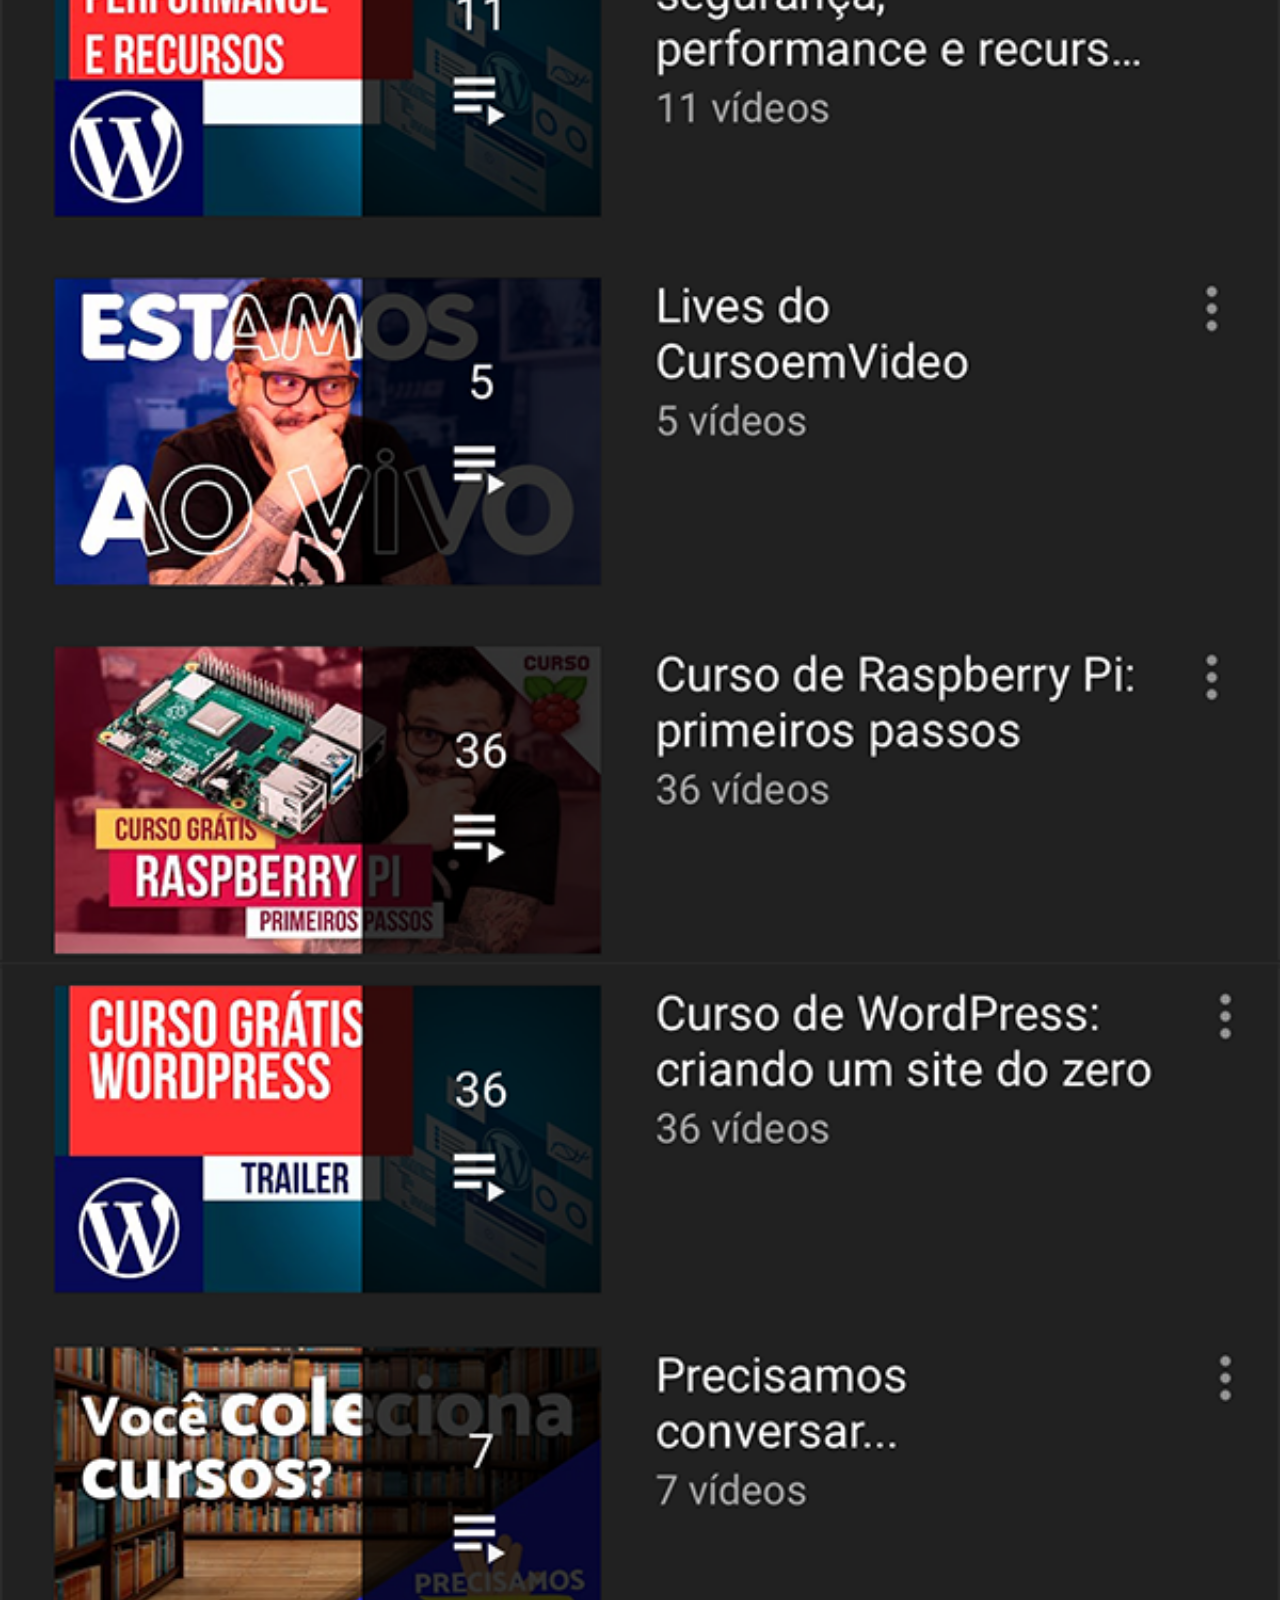
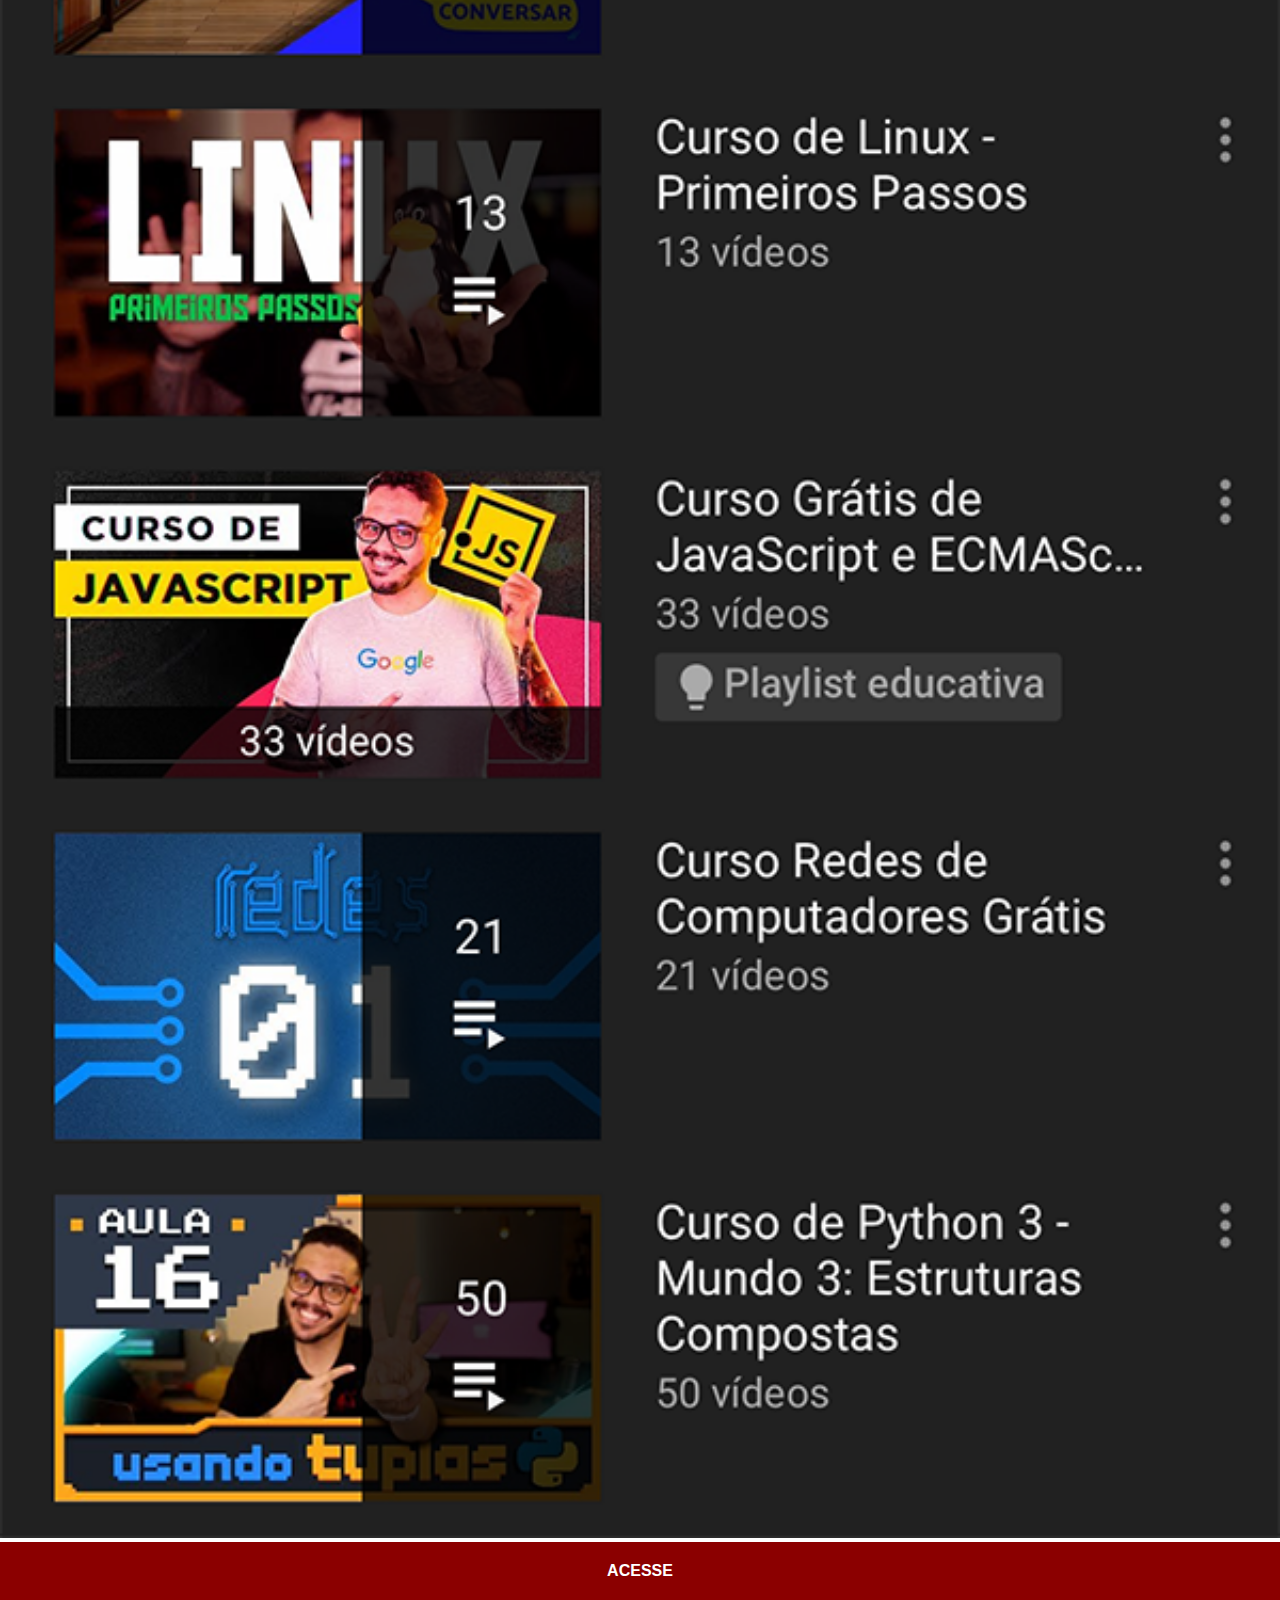
<file: youtube.html>
<!DOCTYPE html>
<html lang="pt-br">
<head>
    <meta charset="UTF-8">
    <meta name="viewport" content="width=device-width, initial-scale=1.0">
    <title>Youtube</title>
    <link rel="stylesheet" href="estilos/social.css">
</head>
<body>
    <img src="imagens/tela-youtube.png" alt="Youtube">
    <a href="https://www.youtube.com/@CursoemVideo" target="_blank" rel="external">ACESSE</a>
</body>
</html>
</file>
<file: estilos/style.css>
@charset "UTF-8";

*{
    margin: 0;
    padding: 0;
    font-family: Arial, Helvetica, sans-serif;
}

html, body{
    height: 100vh;
    width: 100vw;
    background-color: black;
}

body {
    background: url('../imagens/fundo-madeira.jpg') no-repeat top center;
    background-size: cover;
    background-attachment: fixed;
}

main {
    position: relative;
    height: 100vh;
}

section#telefone {
    position: absolute;
    height: 627px;
    width: 311px;

    top: 50%;
    left: 50%;
    transform: translate(-50%, -50%);
    background: url("../imagens/frame-iphone.png") no-repeat;

}

iframe#tela {
    position: relative;
    top: 80px;
    left: 22px;

    width: 267px;
    height: 471px;
}

section#redes-sociais{
    text-align: right;
}


section#redes-sociais img{
    width: 50px;
    margin: 10px;
    border-radius: 50%;
    box-shadow: 2px 2px 5px rgba(0, 0, 0, 0.400);
    box-sizing: border-box; /*nos permite incluir o preenchimento e a borda na largura e altura total de um elemento.*/
}

section#redes-sociais img:hover{
    border: 2px solid rgba(255, 255, 255, 0.637);
    transform: translate(-3px, -3px);
    box-shadow: 5px 5px 10px rgba(0, 0, 0, 0.623);
    transition: transform .3s, border 1s; /*Permitem que você altere os valores das propriedades sem problemas, durante um determinado período.*/
}
</file>
<file: estilos/social.css>
@charset "UTF-8";

*{
    margin: 0;
    padding: 0;
    font-family: Arial, Helvetica, sans-serif;
}

::-webkit-scrollbar { /*Esconder a scrollbar*/
    width: 0;
    height: 0;
}

img {
    width: 100vw;
    
}

a {
    display: block;
    background-color: darkred;
    padding: 20px;
    text-align: center;
    font-weight: bolder;
    text-decoration: none;
    color: white;
}

a:hover{
    background-color: red;
}
</file>
